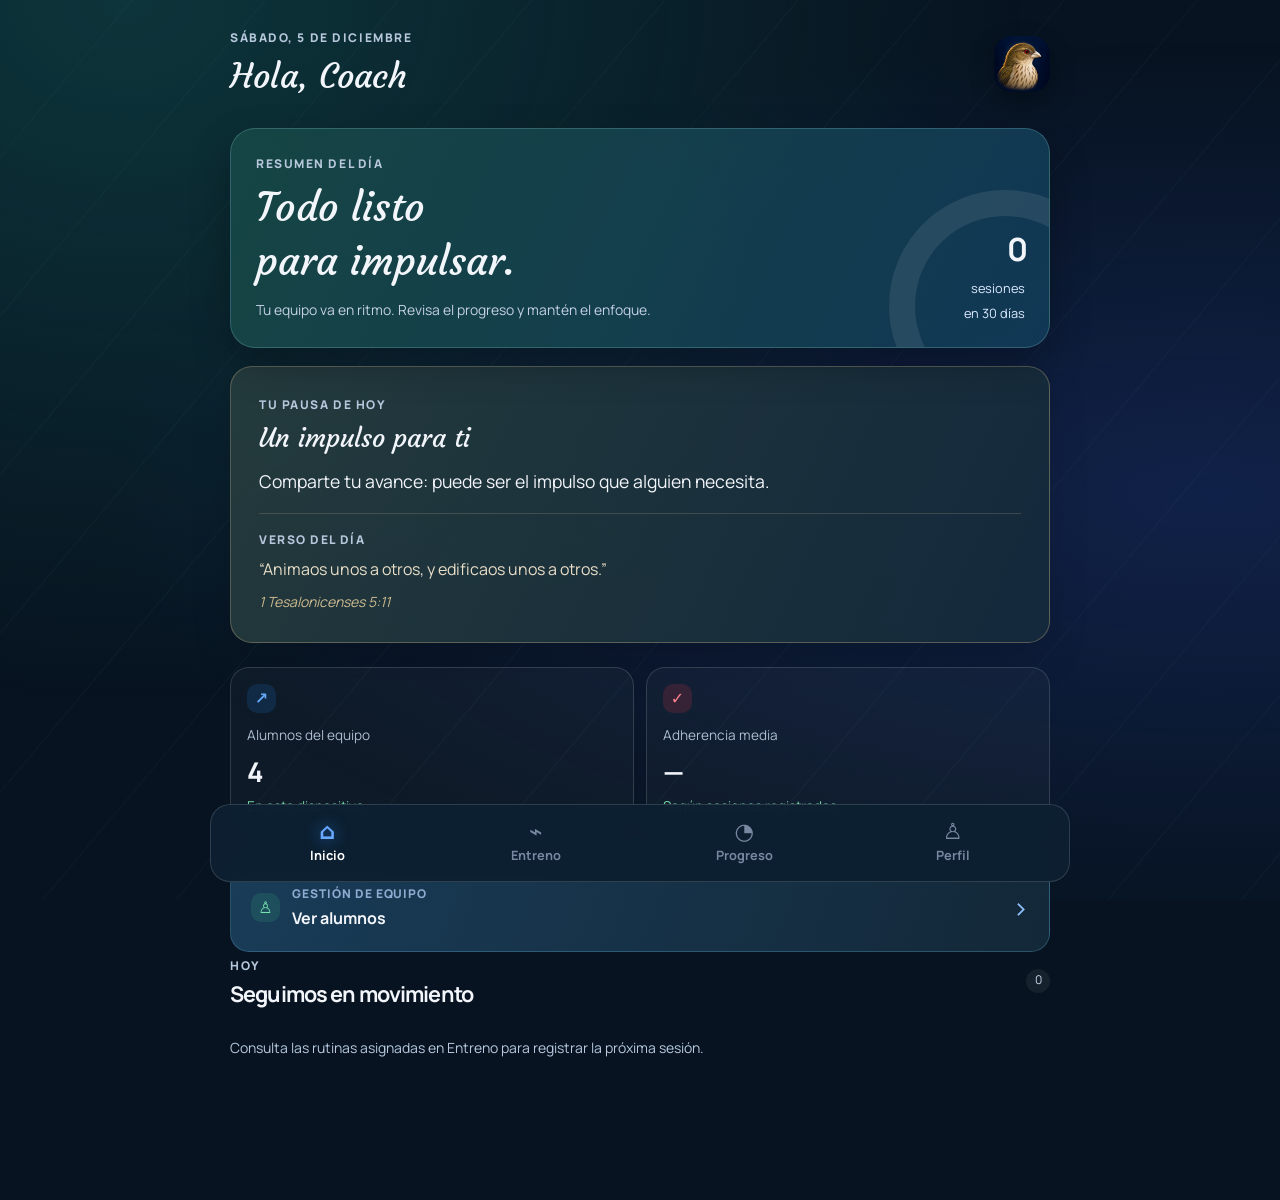
<file: index.html>
<!doctype html>
<html lang="es">
  <head>
    <meta charset="UTF-8" />
    <meta name="viewport" content="width=device-width, initial-scale=1.0, viewport-fit=cover" />
    <meta name="theme-color" content="#071326" />
    <meta name="description" content="Seguimiento de entrenamiento para alumnos de Dulus Gym Track." />
    <link rel="icon" href="icons/dulus-192.png" type="image/png" />
    <link rel="manifest" href="manifest.webmanifest" />
    <link rel="apple-touch-icon" href="icons/dulus-192.png" />
    <link rel="stylesheet" href="styles.css" />
    <link rel="stylesheet" href="library.css" />
    <link rel="stylesheet" href="workouts.css" />
    <link rel="stylesheet" href="experience.css" />
    <title>Dulus Gym Track</title>
  </head>
  <body>
    <main class="app-shell">
      <header class="topbar">
        <div>
          <p class="eyebrow" id="page-kicker">DOMINGO, 7 DE SEPTIEMBRE</p>
          <h1 id="page-title">Hola, Coach</h1>
        </div>
        <div class="brand-mark" aria-label="Dulus Gym Track"><img src="icons/dulus-192.png" alt="Dulus dominicus, símbolo de Dulus Gym Track"></div>
      </header>

      <section id="screen-home" class="screen active" aria-labelledby="page-title">
        <article class="hero-card">
          <div class="hero-copy">
            <p class="label">RESUMEN DEL DÍA</p>
            <h2>Todo listo<br />para impulsar.</h2>
            <p>Tu equipo va en ritmo. Revisa el progreso y mantén el enfoque.</p>
          </div>
          <div class="hero-stat"><strong>12</strong><span>sesiones<br />esta semana</span></div>
        </article>

        <section class="metric-grid" aria-label="Métricas de alumnos">
          <article class="metric-card"><span class="metric-icon blue">↗</span><p>Alumnos activos</p><strong>24</strong><small>+3 este mes</small></article>
          <article class="metric-card"><span class="metric-icon red">✓</span><p>Adherencia media</p><strong>86<span>%</span></strong><small>+4% esta semana</small></article>
        </section>

        <button class="students-cta" id="open-students" type="button"><span class="metric-icon green">♙</span><span><small>GESTIÓN DE EQUIPO</small><strong>Ver alumnos</strong></span><span class="cta-arrow">›</span></button>

        <section class="section-block">
          <div class="section-heading"><div><p class="label">HOY</p><h2>Próximas sesiones</h2></div><span class="count">3</span></div>
          <div id="sessions-list" class="session-list"></div>
        </section>
      </section>

      <section id="screen-workout" class="screen" aria-labelledby="workout-heading">
        <div class="screen-intro"><p class="label">PROGRAMACIÓN</p><h2 id="workout-heading">Entrenamientos</h2><p>Rutinas activas de tu equipo para esta semana.</p></div>
        <button class="library-cta" id="open-exercise-library" type="button"><span class="metric-icon blue">⌘</span><span><small>BIBLIOTECA DE EJERCICIOS</small><strong>Explorar ejercicios</strong></span><span class="cta-arrow">›</span></button>
        <div id="workout-list" class="program-list"></div>
      </section>

      <section id="screen-progress" class="screen" aria-labelledby="progress-heading">
        <div class="screen-intro"><p class="label">SEGUIMIENTO</p><h2 id="progress-heading">Progreso del equipo</h2><p>Una vista rápida de los hitos más recientes.</p></div>
        <article class="progress-overview"><div><p>Constancia semanal</p><strong>86%</strong></div><div class="ring"><span>+4%</span></div></article>
        <div id="progress-list" class="progress-list"></div>
      </section>

      <section id="screen-profile" class="screen" aria-labelledby="profile-heading">
        <a class="library-cta" href="account.html"><span class="metric-icon green">+</span><span><small>CUENTA Y EQUIPO</small><strong>Crear cuenta o iniciar sesión</strong></span><span class="cta-arrow">›</span></a>
        <div class="profile-card"><div class="avatar large">AR</div><div><p class="label">ENTRENADOR</p><h2 id="profile-heading">Andrés Rodríguez</h2><p>Dulus Performance Coach</p></div></div>
        <section class="profile-stats" aria-label="Estadísticas del entrenador"><div><strong>24</strong><span>Alumnos</span></div><div><strong>3</strong><span>Planes activos</span></div><div><strong>4.9</strong><span>Valoración</span></div></section>
        <article class="profile-note"><span class="metric-icon green">✦</span><div><h3>Tu equipo está creciendo</h3><p>Has sumado 3 nuevos alumnos este mes.</p></div></article>
      </section>

      <section id="screen-students" class="screen" aria-labelledby="students-heading">
        <div class="view-toolbar"><button class="back-button" type="button" data-back="home" aria-label="Volver al inicio">‹</button><div><p class="label">GESTIÓN DE EQUIPO</p><h2 id="students-heading">Alumnos</h2></div><button class="add-student" id="open-student-form" type="button">+ Nuevo</button></div>
        <p class="students-subtitle">Controla los objetivos y la información esencial de tu equipo.</p><div id="students-list" class="students-list"></div>
      </section>

      <section id="screen-student-detail" class="screen" aria-labelledby="student-detail-name">
        <div class="view-toolbar"><button class="back-button" type="button" data-back="students" aria-label="Volver a alumnos">‹</button><p class="label">FICHA DE ALUMNO</p></div><div id="student-detail"></div>
      </section>

      <section id="screen-library" class="screen" aria-labelledby="library-heading">
        <div class="view-toolbar"><button class="back-button" type="button" data-back="workout" aria-label="Volver a entrenamientos">‹</button><div><p class="label">RECURSOS DE ENTRENAMIENTO</p><h2 id="library-heading">Biblioteca</h2></div></div>
        <p class="students-subtitle">Explora el catálogo completo y elige ejercicios para tus alumnos. Filtra por músculo, equipamiento o carga.</p>
        <div class="library-filters" aria-label="Filtros de ejercicios">
          <label class="library-search"><span class="sr-only">Buscar ejercicio</span><input id="exercise-search" type="search" placeholder="Buscar por nombre" autocomplete="off" /></label>
          <div class="library-selects"><label>Grupo muscular<select id="exercise-muscle-filter"><option value="">Todos los grupos</option></select></label><label>Con pesas<select id="exercise-load-filter"><option value="">Todos</option><option value="true">Con pesas</option><option value="false">Sin pesas</option><option value="null">Carga sin especificar</option></select></label></div>
          <div class="equipment-chips" id="equipment-filters" aria-label="Filtrar por equipamiento"></div>
        </div>
        <p class="library-count" id="exercise-count" aria-live="polite"></p>
        <div id="exercise-list" class="exercise-list"></div>
      </section>

      <section id="screen-library-detail" class="screen" aria-labelledby="exercise-detail-title">
        <div class="view-toolbar"><button class="back-button" type="button" data-back="library" aria-label="Volver a la biblioteca">‹</button><p class="label">BIBLIOTECA DE EJERCICIOS</p></div><div id="exercise-detail"></div>
      </section>
    </main>

    <div class="modal" id="student-modal" aria-hidden="true" role="dialog" aria-modal="true" aria-labelledby="student-form-title">
      <div class="modal-panel"><div class="modal-heading"><div><p class="label">NUEVO REGISTRO</p><h2 id="student-form-title">Agregar alumno</h2></div><button class="close-button" id="close-student-form" type="button" aria-label="Cerrar formulario">×</button></div>
        <form id="student-form"><label>Nombre completo<input id="student-name" name="name" type="text" placeholder="Ej. Andrea Castillo" required /></label><label class="photo-picker" for="student-photo"><span class="photo-preview" id="photo-preview"><span>+</span></span><span class="photo-label">Foto de perfil<small>Opcional · JPG, PNG o WebP</small></span><input id="student-photo" name="photo-file" type="file" accept="image/jpeg,image/png,image/webp" /></label><div class="form-grid"><label>Edad<input name="age" type="number" min="12" max="100" placeholder="26" required /></label><label>Peso<div class="unit-field"><input id="weight-input" name="weight" type="number" min="25" max="700" step="0.1" placeholder="68" required /><select id="weight-unit" name="weightUnit" aria-label="Unidad de peso"><option value="kg">kg</option><option value="lb">lb</option></select></div><small class="conversion-readout" id="weight-conversion" aria-live="polite">Equivalente: —</small></label></div><label>Unidad de estatura<select id="height-unit" name="heightUnit"><option value="cm">Centímetros (cm)</option><option value="ft-in">Pies / pulgadas (ft/in)</option></select></label><div id="height-cm-group"><label>Estatura (cm)<input id="height-cm" name="heightCm" type="number" min="100" max="250" placeholder="168" required /><small class="conversion-readout" id="height-conversion" aria-live="polite">Equivalente: —</small></label></div><div id="height-imperial-group" class="form-grid" hidden><label>Pies (ft)<input id="height-ft" name="heightFt" type="number" min="3" max="8" placeholder="5" disabled /></label><label>Pulgadas (in)<input id="height-in" name="heightIn" type="number" min="0" max="11" step="0.1" placeholder="6" disabled /></label><small class="conversion-readout imperial-conversion" id="height-conversion-imperial" aria-live="polite">Equivalente: —</small></div><label>Objetivo<select name="goal" required><option value="">Selecciona un objetivo</option><option>Ganar masa muscular</option><option>Perder grasa</option><option>Mejorar fuerza</option><option>Mejorar movilidad</option></select></label><button class="submit-student" type="submit">Guardar alumno</button></form>
      </div>
    </div>

    <div class="modal" id="measurement-modal" aria-hidden="true" role="dialog" aria-modal="true" aria-labelledby="measurement-form-title">
      <div class="modal-panel measurement-panel"><div class="modal-heading"><div><p class="label">SEGUIMIENTO FÍSICO</p><h2 id="measurement-form-title">Añadir medición</h2></div><button class="close-button" id="close-measurement-form" type="button" aria-label="Cerrar formulario">×</button></div>
        <form id="measurement-form"><section class="measurement-group"><p class="label">INFORMACIÓN GENERAL</p><label>Fecha de medición<input id="measurement-date" name="date" type="date" required /></label><label>Peso corporal<div class="unit-field"><input id="measurement-weight" name="weight" type="number" min="20" max="700" step="0.1" placeholder="80" required /><select id="measurement-weight-unit" name="weightUnit" aria-label="Unidad de peso"><option value="kg">kg</option><option value="lb">lb</option></select></div><small class="conversion-readout" id="measurement-weight-conversion" aria-live="polite">Equivalente: —</small></label></section>
          <section class="measurement-group"><p class="label">TREN SUPERIOR</p><div class="measurement-fields"><label>Cuello<input name="neck" data-measure-input type="number" min="1" step="0.1" required /><small data-measure-readout></small></label><label>Hombros<input name="shoulders" data-measure-input type="number" min="1" step="0.1" required /><small data-measure-readout></small></label><label>Pecho / Tórax<input name="chest" data-measure-input type="number" min="1" step="0.1" required /><small data-measure-readout></small></label><label>Brazo izquierdo<input name="leftArm" data-measure-input type="number" min="1" step="0.1" required /><small data-measure-readout></small></label><label>Brazo derecho<input name="rightArm" data-measure-input type="number" min="1" step="0.1" required /><small data-measure-readout></small></label><label>Antebrazo izquierdo<input name="leftForearm" data-measure-input type="number" min="1" step="0.1" required /><small data-measure-readout></small></label><label>Antebrazo derecho<input name="rightForearm" data-measure-input type="number" min="1" step="0.1" required /><small data-measure-readout></small></label></div></section>
          <section class="measurement-group"><p class="label">ZONA MEDIA</p><div class="measurement-fields"><label>Cintura<input name="waist" data-measure-input type="number" min="1" step="0.1" required /><small data-measure-readout></small></label><label>Abdomen<input name="abdomen" data-measure-input type="number" min="1" step="0.1" required /><small data-measure-readout></small></label><label>Cadera<input name="hips" data-measure-input type="number" min="1" step="0.1" required /><small data-measure-readout></small></label><label>Glúteos<input name="glutes" data-measure-input type="number" min="1" step="0.1" required /><small data-measure-readout></small></label></div></section>
          <section class="measurement-group"><p class="label">TREN INFERIOR</p><div class="measurement-fields"><label>Muslo izquierdo<input name="leftThigh" data-measure-input type="number" min="1" step="0.1" required /><small data-measure-readout></small></label><label>Muslo derecho<input name="rightThigh" data-measure-input type="number" min="1" step="0.1" required /><small data-measure-readout></small></label><label>Pantorrilla izquierda<input name="leftCalf" data-measure-input type="number" min="1" step="0.1" required /><small data-measure-readout></small></label><label>Pantorrilla derecha<input name="rightCalf" data-measure-input type="number" min="1" step="0.1" required /><small data-measure-readout></small></label></div></section>
          <label>Unidad de perímetros<select id="measurement-perimeter-unit" name="perimeterUnit"><option value="cm">Centímetros (cm)</option><option value="in">Pulgadas (in)</option></select></label><div class="measurement-actions"><button class="secondary-action" id="cancel-measurement" type="button">Cancelar</button><button class="submit-student" type="submit">Guardar medición</button></div></form>
      </div>
    </div>

    <div class="modal" id="progress-photo-modal" aria-hidden="true" role="dialog" aria-modal="true" aria-labelledby="progress-photo-form-title">
      <div class="modal-panel photo-session-panel"><div class="modal-heading"><div><p class="label">REGISTRO VISUAL</p><h2 id="progress-photo-form-title">Añadir fotos</h2></div><button class="close-button" id="close-progress-photo-form" type="button" aria-label="Cerrar formulario">×</button></div>
        <form id="progress-photo-form"><label>Fecha de la sesión<input id="progress-photo-date" name="date" type="date" required /></label><p class="photo-form-help">Añade una, dos o las tres posiciones. Las fotos se guardan en esta sesión.</p><div class="progress-upload-grid"><label class="progress-upload" for="progress-front"><span class="progress-preview" id="preview-front">+</span><span>Frontal<small>Seleccionar foto</small></span><input id="progress-front" name="front" type="file" accept="image/jpeg,image/png,image/webp" /></label><label class="progress-upload" for="progress-side"><span class="progress-preview" id="preview-side">+</span><span>Lateral<small>Seleccionar foto</small></span><input id="progress-side" name="side" type="file" accept="image/jpeg,image/png,image/webp" /></label><label class="progress-upload" for="progress-back"><span class="progress-preview" id="preview-back">+</span><span>Espalda<small>Seleccionar foto</small></span><input id="progress-back" name="back" type="file" accept="image/jpeg,image/png,image/webp" /></label></div><div class="measurement-actions"><button class="secondary-action" id="cancel-progress-photo" type="button">Cancelar</button><button class="submit-student" type="submit">Guardar fotos</button></div></form>
      </div>
    </div>

    <div class="photo-lightbox" id="photo-lightbox" aria-hidden="true" role="dialog" aria-modal="true" aria-label="Foto de progreso ampliada"><button class="close-button" id="close-photo-lightbox" type="button" aria-label="Cerrar foto">×</button><img id="lightbox-image" alt="Foto de progreso ampliada" /></div>

    <nav class="bottom-nav" aria-label="Navegación principal">
      <button class="nav-item active" type="button" data-screen="home" aria-current="page"><span class="nav-icon">⌂</span><span>Inicio</span></button>
      <button class="nav-item" type="button" data-screen="workout"><span class="nav-icon">⌁</span><span>Entreno</span></button>
      <button class="nav-item" type="button" data-screen="progress"><span class="nav-icon">◔</span><span>Progreso</span></button>
      <button class="nav-item" type="button" data-screen="profile"><span class="nav-icon">♙</span><span>Perfil</span></button>
    </nav>
    <script src="storage.js"></script>
    <script src="exercises.js"></script>
    <script src="exercise-media.js"></script>
    <script src="exercise-catalog-data.js"></script>
    <script src="catalog.js"></script>
    <script src="app.js"></script>
    <script src="library.js"></script>
    <script src="workouts.js"></script>
    <script src="community.js"></script>
    <script src="experience.js"></script>
    <script src="pwa.js"></script>
  </body>
</html>
</file>
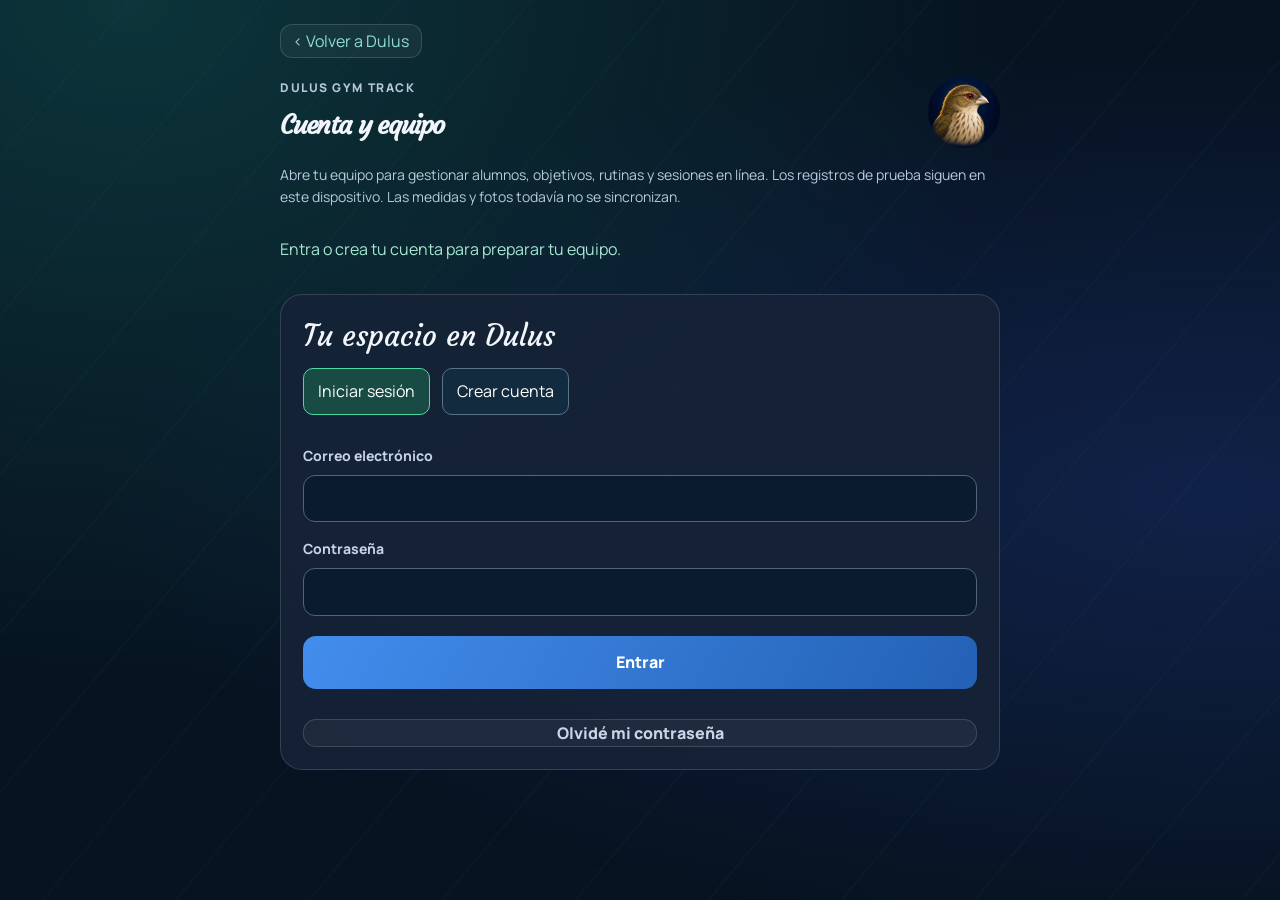
<file: account.html>
<!doctype html>
<html lang="es"><head><meta charset="UTF-8"><meta name="viewport" content="width=device-width,initial-scale=1"><meta name="theme-color" content="#071326"><link rel="manifest" href="manifest.webmanifest"><title>Cuenta y equipo · Dulus Gym Track</title><link rel="icon" href="icons/dulus-192.png"><link rel="stylesheet" href="styles.css"><link rel="stylesheet" href="experience.css"><link rel="stylesheet" href="account.css"></head>
<body><main class="account-shell"><a class="back-button" href="./">‹ Volver a Dulus</a><header class="topbar"><div><p class="eyebrow">DULUS GYM TRACK</p><h1>Cuenta y equipo</h1></div><img class="account-bird" src="icons/dulus-192.png" alt="Dulus dominicus"></header>
<p class="local-note">Abre tu equipo para gestionar alumnos, objetivos, rutinas y sesiones en línea. Los registros de prueba siguen en este dispositivo. Las medidas y fotos todavía no se sincronizan.</p>
<p id="account-status" role="status" aria-live="polite">Comprobando tu sesión…</p>
<section id="auth-panel" class="dulus-settings-card" hidden><h2>Tu espacio en Dulus</h2><div class="account-actions"><button type="button" id="mode-login" aria-pressed="true">Iniciar sesión</button><button type="button" id="mode-register" aria-pressed="false">Crear cuenta</button></div>
<form id="auth-form"><label id="signup-name" hidden>Tu nombre<input id="auth-name" autocomplete="name" maxlength="100"></label><label>Correo electrónico<input id="auth-email" type="email" autocomplete="email" required maxlength="254"></label><label>Contraseña<input id="auth-password" type="password" autocomplete="current-password" required></label><button class="submit-student" id="auth-submit">Entrar</button></form><button type="button" id="forgot-password" class="secondary-action">Olvidé mi contraseña</button><p id="signup-help" hidden>Usa al menos 10 caracteres. Recibirás un correo para confirmar tu cuenta.</p></section>
<section id="recovery-panel" class="dulus-settings-card" hidden><h2>Elige una contraseña nueva</h2><form id="recovery-form"><label>Nueva contraseña<input id="new-password" type="password" autocomplete="new-password" minlength="10" required></label><button class="submit-student">Guardar contraseña</button></form></section>
<section id="member-panel" hidden><article class="dulus-settings-card"><h2 id="account-name">Mi cuenta</h2><p id="account-email"></p><form id="profile-form"><label>Nombre visible<input id="profile-name" maxlength="100" required autocomplete="name"></label><button class="submit-student">Guardar nombre</button></form><button id="sign-out" class="secondary-action" type="button">Cerrar sesión</button></article>
<article class="dulus-settings-card"><h2>Mis equipos</h2><div id="account-teams"></div><p id="invitation-result" role="status"></p><p>Las invitaciones son para un solo alumno y duran 7 días. Compártelas únicamente con la persona que quieres vincular.</p></article>
<article id="solo-training-card" class="dulus-settings-card solo-training-card" hidden><h2>Entrenar por mi cuenta</h2><p>Crea tus propias rutinas, registra sesiones y conserva tu progreso. Si más adelante aceptas un coach, tu historial seguirá contigo.</p><a class="submit-student solo-training-link" href="team.html?solo=1">Abrir mi entrenamiento</a></article>
<article class="dulus-settings-card"><h2>Soy coach</h2><p>Crea tu equipo para acompañar a tus alumnos.</p><form id="team-form"><label>Nombre del equipo<input id="team-name" maxlength="100" required placeholder="Ej. Dulus Gym"></label><button class="submit-student">Crear mi equipo</button></form></article>
<article class="dulus-settings-card"><h2>Soy alumno</h2><p>Pide a tu coach un código de invitación.</p><form id="join-form"><label>Código de invitación<input id="invite-code" required autocomplete="off" spellcheck="false"></label><button class="submit-student" id="join-submit">Revisar invitación</button></form><div id="invite-preview" class="invite-preview" hidden></div></article></section>
</main><script src="assets/vendor/supabase-2.116.0.js"></script><script src="account.js"></script><script src="pwa.js"></script></body></html>
</file>
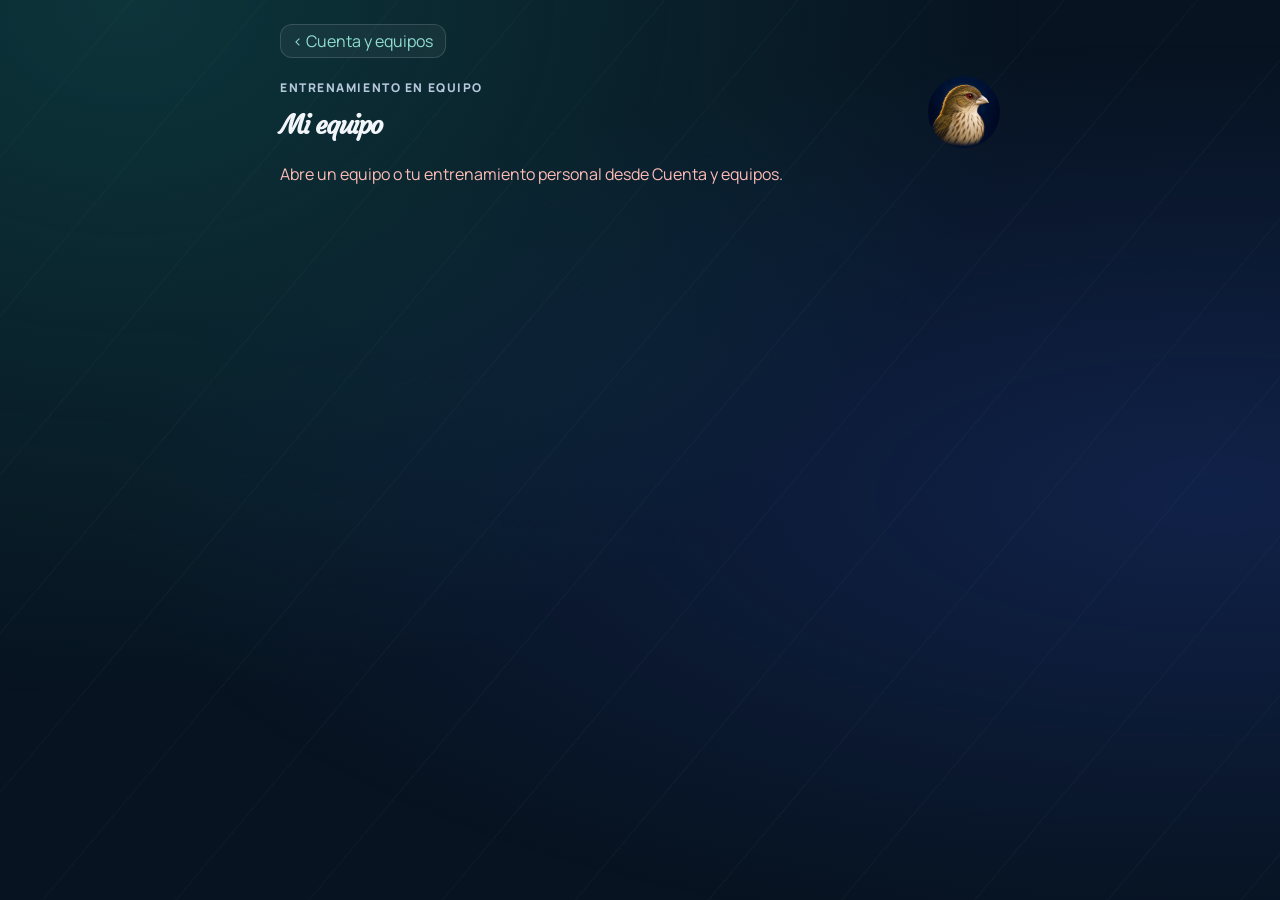
<file: team.html>
<!doctype html><html lang="es"><head><meta charset="UTF-8"><meta name="viewport" content="width=device-width,initial-scale=1"><meta name="theme-color" content="#071326"><link rel="manifest" href="manifest.webmanifest"><title>Mi equipo · Dulus Gym Track</title><link rel="icon" href="icons/dulus-192.png"><link rel="stylesheet" href="styles.css"><link rel="stylesheet" href="experience.css"><link rel="stylesheet" href="account.css"><link rel="stylesheet" href="team.css"><link rel="stylesheet" href="team-training.css"><link rel="stylesheet" href="team-bridge.css"></head><body><main class="account-shell"><a class="back-button" href="account.html">‹ Cuenta y equipos</a><header class="topbar"><div><p class="eyebrow">ENTRENAMIENTO EN EQUIPO</p><h1 id="team-title">Mi equipo</h1></div><img class="account-bird" src="icons/dulus-192.png" alt="Dulus dominicus"></header><p id="team-status" role="status">Conectando…</p><section id="team-content" hidden><div class="account-actions"><button id="refresh-team">Actualizar</button><button id="invite-student" hidden>Invitar alumno</button></div><p id="invite-result" role="status"></p><p class="local-note">Tus rutinas, sesiones y comentarios se comparten con tu coach. Entrena a tu ritmo y registra cómo te sientes.</p><section class="dulus-settings-card"><h2 id="students-title">Alumnos</h2><div id="team-students"></div></section><section id="student-panel" class="dulus-settings-card" hidden><h2 id="student-title"></h2><p id="student-goals"></p><div id="student-initial-assessment"></div><form id="goals-form" hidden><label>Objetivos, uno por línea<textarea id="goals-input" rows="3" maxlength="2000"></textarea></label><button class="submit-student">Guardar objetivos</button></form><div id="student-plans"></div><div id="student-measurements"></div><div id="student-body-assessment"></div><div id="student-body-goals"></div><div id="student-performance-goals"></div><div id="student-coach-decisions"></div><button id="new-plan" hidden>Crear rutina</button></section>
<section id="plan-panel" class="dulus-settings-card" hidden><h2>Crear rutina</h2><form id="plan-form"><label>Nombre<input id="plan-name" maxlength="120" required></label><label>Comenzar el<input id="plan-start" type="date" required></label><fieldset id="plan-days"><legend>Días de entrenamiento</legend></fieldset><label>Buscar ejercicio<input id="plan-search" type="search" placeholder="Nombre, músculo o equipamiento"></label><p id="picker-count"></p><div id="plan-picker"></div><h3>Ejercicios elegidos</h3><div id="plan-selected"></div><button class="submit-student">Guardar rutina</button><button type="button" id="cancel-plan">Cancelar</button></form></section>
<section id="session-panel" class="dulus-settings-card" hidden><h2 id="session-title">Registrar sesión</h2><form id="session-form"><label>Fecha<input id="session-date" type="date" required></label><div id="session-exercises"></div><p>Si ya existe una sesión para esta fecha, se actualizará con lo que marques.</p><button class="submit-student">Guardar sesión</button><button type="button" id="cancel-session">Cancelar</button></form></section></section></main><script src="assets/vendor/supabase-2.116.0.js"></script><script src="exercises.js"></script><script src="exercise-media.js"></script><script src="exercise-catalog-data.js"></script><script src="catalog.js"></script><script src="progress-analytics.js"></script><script src="load-progression.js"></script><script src="coach-action-center.js"></script><script src="coach-agenda.js"></script><script src="goal-tracking-profile.js"></script><script src="data-quality.js"></script><script src="tracking-schedule.js"></script><script src="cycle-review.js"></script><script src="coach-decisions.js"></script><script src="team-measurements.js"></script><script src="body-assessment.js"></script><script src="body-goals.js"></script><script src="initial-assessment.js"></script><script src="objective-summary.js"></script><script src="performance-goals.js"></script><script src="student-guidance.js"></script><script src="team-bridge.js"></script><script src="team-training.js"></script><script src="team.js"></script><script src="pwa.js"></script></body></html>
</file>
<file: styles.css>
:root { --navy:#071326; --surface:#101f38; --surface-2:#162947; --line:rgba(255,255,255,.09); --text:#f8fafc; --muted:#9eabc0; --blue:#2475d5; --red:#dc3545; --green:#40b980; --white:#fff; }
.avatar.photo-avatar{padding:0;overflow:hidden;background:#132945}.avatar.photo-avatar img{width:100%;height:100%;object-fit:cover}.photo-picker{display:flex!important;align-items:center;gap:13px;padding:12px;border:1px dashed #ffffff24;border-radius:15px;background:#ffffff05;cursor:pointer}.photo-picker:hover{border-color:#4c91e9;background:#ffffff08}.photo-picker>input{display:none}.photo-preview{display:grid;place-items:center;flex:none;width:54px;height:54px;overflow:hidden;border-radius:16px;background:#173561;color:#8fc2ff;font-size:1.35rem;font-weight:400}.photo-preview img{width:100%;height:100%;object-fit:cover}.photo-label{display:grid;gap:3px;flex:1;color:#dce8f8;font-size:.72rem;font-weight:750}.photo-label small{color:var(--muted);font-size:.64rem;font-weight:500}
.unit-field{display:flex;gap:8px}.unit-field input{min-width:0;flex:1}.unit-field select{width:72px;flex:none;padding-inline:7px}
.conversion-readout{display:block;color:#7fa3d3;font-size:.64rem;font-weight:600;line-height:1.25}.imperial-conversion{grid-column:1/-1;margin-top:-5px}
.measures-section{margin-top:18px}.measures-heading{display:flex;align-items:center;justify-content:space-between;gap:12px;margin-bottom:12px}.measures-heading h3{margin:0;font-size:1rem}.add-measurement{border:0;border-radius:11px;background:#2475d524;color:#91c2ff;padding:9px 10px;font-size:.68rem;font-weight:800;cursor:pointer}.measurement-empty,.measurement-history,.comparison-card{border:1px solid var(--line);border-radius:18px;background:#ffffff08}.measurement-empty{padding:18px;color:var(--muted);font-size:.78rem;line-height:1.45}.comparison-card{overflow:hidden;margin-bottom:12px}.comparison-title{padding:14px 15px 9px;color:#b7c9e4;font-size:.73rem;font-weight:800}.comparison-row{display:grid;grid-template-columns:1.1fr 1fr 1fr .8fr;gap:6px;align-items:center;padding:10px 14px;border-top:1px solid var(--line);font-size:.68rem}.comparison-row span{color:var(--muted)}.comparison-row strong{font-size:.7rem}.change.up{color:#7de1ad}.change.down{color:#ff8490}.change.flat{color:#9eabc0}.measurement-history{display:grid;overflow:hidden}.history-item{display:flex;align-items:center;gap:10px;padding:13px 14px;border-bottom:1px solid var(--line)}.history-item:last-child{border-bottom:0}.history-dot{width:9px;height:9px;border-radius:50%;background:var(--blue);box-shadow:0 0 0 4px #2475d524}.history-item strong{display:block;font-size:.79rem}.history-item p{margin:3px 0 0;color:var(--muted);font-size:.68rem}.measurement-group{display:grid;gap:11px;padding:14px;border:1px solid var(--line);border-radius:17px;background:#ffffff05}.measurement-group .label{margin:0}.measurement-fields{display:grid;grid-template-columns:1fr 1fr;gap:11px}.measurement-fields label{min-width:0}.measurement-fields small{min-height:.8rem;color:#7fa3d3;font-size:.6rem;font-weight:600}.measurement-panel form{padding-bottom:10px}.measurement-actions{position:sticky;bottom:0;z-index:2;display:grid;grid-template-columns:1fr 1.35fr;gap:9px;padding-top:10px;background:#102039}.measurement-actions .submit-student{margin:0}.secondary-action{border:1px solid var(--line);border-radius:13px;background:#ffffff0b;color:#c9d6e8;font-weight:800;cursor:pointer}@media (max-width:360px){.measurement-fields{grid-template-columns:1fr}.comparison-row{grid-template-columns:1.05fr 1fr 1fr .8fr;padding-inline:9px;font-size:.61rem}}
.photos-section{margin-top:18px}.photos-section .measures-heading{margin-bottom:12px}.photo-empty{padding:18px;border:1px solid var(--line);border-radius:18px;background:#ffffff08;color:var(--muted);font-size:.78rem;line-height:1.45}.photo-sessions{display:grid;gap:12px}.photo-session{padding:14px;border:1px solid var(--line);border-radius:18px;background:#ffffff08}.photo-session-title{margin:0 0 10px;color:#c7d8f0;font-size:.74rem;font-weight:800}.progress-thumbnails{display:grid;grid-template-columns:repeat(3,1fr);gap:8px}.progress-thumb{position:relative;aspect-ratio:3/4;overflow:hidden;border:1px solid var(--line);border-radius:12px;background:linear-gradient(145deg,#183354,#0d192d);color:#7f9bc0;cursor:pointer}.progress-thumb img{width:100%;height:100%;object-fit:cover}.progress-thumb span{position:absolute;bottom:0;left:0;right:0;padding:6px;background:#061224b9;color:#d8e7fa;font-size:.59rem;font-weight:700;text-align:center}.progress-placeholder{display:grid;place-items:center;height:100%;font-size:.62rem;color:#6881a3}.photo-form-help{margin:0;color:var(--muted);font-size:.73rem;line-height:1.4}.progress-upload-grid{display:grid;grid-template-columns:repeat(3,1fr);gap:9px}.progress-upload{display:grid!important;gap:7px;color:#c8d8ed!important;font-size:.69rem!important;text-align:center;cursor:pointer}.progress-upload input{display:none}.progress-preview{display:grid;place-items:center;aspect-ratio:3/4;overflow:hidden;border:1px dashed #ffffff2e;border-radius:13px;background:#122945;color:#8fc2ff;font-size:1.3rem}.progress-preview img{width:100%;height:100%;object-fit:cover}.progress-upload small{color:var(--muted);font-size:.59rem;font-weight:500}.photo-comparison{padding:14px;border:1px solid var(--line);border-radius:18px;background:#ffffff08;margin-bottom:12px}.photo-comparison h4{margin:0 0 11px;font-size:.82rem}.comparison-controls{display:grid;grid-template-columns:1fr 1fr;gap:8px;margin-bottom:10px}.comparison-controls select{font-size:.69rem;padding:9px}.photo-compare-result{display:grid;grid-template-columns:1fr 1fr;gap:8px}.compare-photo{position:relative;aspect-ratio:3/4;overflow:hidden;border-radius:12px;background:#0b182b}.compare-photo img{width:100%;height:100%;object-fit:cover}.compare-photo span{position:absolute;left:0;right:0;bottom:0;padding:7px;background:#061224c9;font-size:.62rem;font-weight:700}.photo-lightbox{position:fixed;z-index:20;inset:0;display:none;place-items:center;padding:24px;background:#020914ed}.photo-lightbox.open{display:grid}.photo-lightbox img{max-width:100%;max-height:88dvh;object-fit:contain;border-radius:15px}.photo-lightbox .close-button{position:absolute;top:20px;right:20px;z-index:1}.photo-session-panel form{padding-bottom:10px}@media (max-width:360px){.progress-upload-grid{gap:6px}.progress-upload{font-size:.61rem!important}}
.modal-panel{display:flex;max-height:min(90vh,calc(100dvh - 32px));flex-direction:column;overflow:hidden}.modal-panel form{min-height:0;overflow-y:auto;overscroll-behavior:contain;padding-right:2px;padding-bottom:2px}.modal-panel .submit-student{position:sticky;bottom:0;z-index:1;box-shadow:0 -10px 20px #102039;background:linear-gradient(120deg,var(--blue),#2361b5)}
.students-cta{width:100%;display:flex;align-items:center;gap:12px;border:1px solid #4779b85e;border-radius:19px;background:linear-gradient(105deg,#123664,#142846);padding:15px 16px;color:var(--text);text-align:left;cursor:pointer}.students-cta span:nth-child(2){display:grid;gap:2px;flex:1}.students-cta small{color:#90abd1;font-size:.62rem;font-weight:800;letter-spacing:.08em}.students-cta strong{font-size:.96rem}.cta-arrow{font-size:1.7rem;color:#8fc2ff}.view-toolbar{display:flex;align-items:center;gap:12px;margin-bottom:12px}.view-toolbar>div{flex:1}.view-toolbar .label{margin-bottom:4px}.back-button,.close-button{display:grid;place-items:center;border:1px solid var(--line);background:#ffffff0c;color:var(--text);cursor:pointer}.back-button{width:38px;height:38px;border-radius:12px;font-size:1.85rem;line-height:1;padding-bottom:4px}.add-student{border:0;border-radius:11px;background:var(--blue);color:white;padding:10px 12px;font-size:.72rem;font-weight:800;cursor:pointer;box-shadow:0 8px 18px #07132666}.students-subtitle{color:var(--muted);font-size:.82rem;line-height:1.45;margin:0 0 20px}.students-list{display:grid;gap:10px}.student-card{width:100%;display:flex;align-items:center;gap:13px;padding:14px;border:1px solid var(--line);border-radius:18px;background:#ffffff08;color:var(--text);text-align:left;cursor:pointer}.student-card:hover{background:#ffffff10}.student-card .student-info{min-width:0;flex:1}.student-card h3{margin:0 0 4px;font-size:.94rem}.student-card p{margin:0;overflow:hidden;color:var(--muted);font-size:.73rem;text-overflow:ellipsis;white-space:nowrap}.status{align-self:flex-start;border-radius:10px;background:#40b98020;color:#7ee5b1;padding:5px 7px;font-size:.58rem;font-weight:800;letter-spacing:.04em}.detail-hero{margin-top:9px;padding:24px;border:1px solid var(--line);border-radius:23px;background:linear-gradient(130deg,#17345d,#101f38)}.detail-top{display:flex;align-items:center;gap:15px}.detail-avatar{width:62px;height:62px;border-radius:19px;font-size:1rem}.detail-hero h2{font-size:1.35rem;margin:0 0 5px}.detail-hero p{margin:0;color:#bed0e9;font-size:.78rem}.detail-goal{margin:20px 0 0;padding:13px;border-radius:13px;background:#ffffff0d;color:#dce9fb;font-size:.8rem}.detail-goal strong{display:block;margin-top:4px;color:white;font-size:1rem}.detail-data{display:grid;grid-template-columns:repeat(3,1fr);gap:9px;margin-top:15px}.detail-data div{border:1px solid var(--line);border-radius:14px;padding:12px;text-align:center;background:#ffffff08}.detail-data strong{display:block;font-size:1rem}.detail-data span{display:block;color:var(--muted);font-size:.63rem;margin-top:4px}.modal{position:fixed;z-index:10;inset:0;display:grid;align-items:end;padding:16px;background:#020a17a8;opacity:0;pointer-events:none;transition:opacity .2s}.modal.open{opacity:1;pointer-events:auto}.modal-panel{width:min(100%,680px);margin:auto;background:#102039;border:1px solid var(--line);border-radius:24px;padding:22px;box-shadow:0 20px 50px #0008;transform:translateY(20px);transition:transform .2s}.modal.open .modal-panel{transform:translateY(0)}.modal-heading{display:flex;justify-content:space-between;align-items:flex-start;margin-bottom:20px}.close-button{width:33px;height:33px;border-radius:10px;font-size:1.4rem}form{display:grid;gap:14px}form label{display:grid;gap:7px;color:#c7d4e7;font-size:.72rem;font-weight:750}input,select{width:100%;border:1px solid var(--line);border-radius:11px;background:#09172b;color:var(--text);padding:12px;font:inherit;font-size:.88rem;outline:0}input:focus,select:focus{border-color:#4c91e9;box-shadow:0 0 0 3px #2475d529}.form-grid{display:grid;grid-template-columns:1fr 1fr;gap:12px}.submit-student{border:0;border-radius:13px;background:linear-gradient(120deg,var(--blue),#2361b5);color:white;padding:14px;font-weight:800;cursor:pointer;margin-top:4px}@media (min-width:681px){.modal{align-items:center}}@media (max-width:360px){.form-grid{grid-template-columns:1fr}.student-card{padding:12px}.status{font-size:.52rem}}
* { box-sizing:border-box; }
body { margin:0; background:radial-gradient(circle at 85% -5%,#193e75 0,transparent 28rem),var(--navy); color:var(--text); font-family:Inter,ui-sans-serif,system-ui,-apple-system,BlinkMacSystemFont,"Segoe UI",sans-serif; min-height:100vh; }
button { font:inherit; }
.app-shell { width:min(100%, 680px); margin:auto; padding:calc(24px + env(safe-area-inset-top)) 20px calc(104px + env(safe-area-inset-bottom)); }
.topbar,.section-heading,.profile-card,.progress-overview,.profile-note { display:flex; align-items:center; justify-content:space-between; gap:16px; }
.eyebrow,.label { margin:0 0 7px; color:#8fa4c3; font-size:.66rem; font-weight:800; letter-spacing:.13em; }
h1,h2,h3,p { margin-top:0; } h1 { font-size:1.65rem; margin-bottom:0; letter-spacing:-.045em; } h2 { font-size:1.35rem; line-height:1.1; letter-spacing:-.04em; margin-bottom:0; } h3 { font-size:1rem; margin-bottom:5px; }
.brand-mark { display:grid; place-items:center; width:43px; height:43px; border-radius:14px; background:linear-gradient(135deg,var(--blue),#0a4c9f); color:white; font-size:.75rem; font-weight:900; box-shadow:0 10px 24px #0004; }
.hero-card { position:relative; overflow:hidden; margin-top:28px; min-height:222px; padding:25px; border-radius:25px; background:linear-gradient(125deg,#1754a4 0%,#10356c 56%,#c72d40 150%); box-shadow:0 16px 38px #0004; }
.hero-card:after { content:""; position:absolute; width:180px; height:180px; border:26px solid #ffffff16; border-radius:50%; right:-72px; bottom:-75px; } .hero-copy { max-width:69%; } .hero-copy h2 { font-size:1.85rem; } .hero-copy > p:last-child,.screen-intro > p:last-child,.profile-card p,.profile-note p { color:#c4d1e5; font-size:.87rem; line-height:1.45; margin:12px 0 0; }
.hero-stat { position:absolute; right:24px; top:25px; text-align:right; z-index:1; } .hero-stat strong { display:block; font-size:2rem; letter-spacing:-.08em; } .hero-stat span { color:#dce9ff; font-size:.72rem; line-height:1.2; }
.metric-grid { display:grid; grid-template-columns:1fr 1fr; gap:12px; margin:15px 0 30px; }.metric-card,.program-card,.progress-row,.profile-note { border:1px solid var(--line); background:#ffffff08; border-radius:19px; }.metric-card { padding:16px; }.metric-icon { display:grid; place-items:center; width:29px;height:29px;border-radius:10px;font-weight:900; }.blue{background:#2475d52e;color:#64a5f6}.red{background:#dc35452e;color:#ff8490}.green{background:#40b98029;color:#76e2ae}.metric-card p{font-size:.72rem;color:var(--muted);margin:12px 0 4px}.metric-card strong{font-size:1.45rem;letter-spacing:-.06em}.metric-card strong span{font-size:.8rem}.metric-card small{display:block;color:#78dca9;font-size:.65rem;margin-top:3px}.section-block{margin-top:4px}.count{display:grid;place-items:center;width:24px;height:24px;border-radius:50%;background:#ffffff10;font-size:.75rem;color:#c8d6e9}.session-list,.program-list,.progress-list{display:grid;gap:10px;margin-top:16px}.session-card{display:flex;align-items:center;gap:13px;padding:12px 0;border-bottom:1px solid var(--line)}.session-card:last-child{border-bottom:0}.avatar{display:grid;place-items:center;flex:none;width:43px;height:43px;border-radius:14px;background:linear-gradient(135deg,#d54558,#8b2335);font-size:.76rem;font-weight:800}.avatar.alt{background:linear-gradient(135deg,#3c96dd,#2452a2)}.avatar.greenish{background:linear-gradient(135deg,#43b684,#176a58)}.session-info{flex:1}.session-info h3{margin:0 0 3px;font-size:.9rem}.session-info p{margin:0;color:var(--muted);font-size:.73rem}.time{color:#aecdff;font-size:.7rem;font-weight:700}.screen{display:none;padding-top:30px}.screen.active{display:block}.screen-intro{margin:0 0 24px}.program-card{padding:18px}.program-card header{display:flex;justify-content:space-between;gap:10px}.program-card h3{margin:0;font-size:1rem}.program-card p{color:var(--muted);font-size:.78rem;margin:6px 0 14px}.tag{border-radius:20px;padding:5px 8px;background:#2475d526;color:#8bc0ff;font-size:.62rem;font-weight:800}.program-meta{display:flex;gap:15px;color:#c1cde0;font-size:.72rem}.progress-overview{padding:21px;border-radius:22px;background:linear-gradient(135deg,#162d54,#111d36);border:1px solid var(--line)}.progress-overview p{color:var(--muted);font-size:.76rem;margin-bottom:5px}.progress-overview strong{font-size:2rem;letter-spacing:-.07em}.ring{display:grid;place-items:center;width:62px;height:62px;border-radius:50%;background:conic-gradient(var(--green) 0 86%,#ffffff15 86%);position:relative;font-size:.7rem;font-weight:bold}.ring:before{content:"";position:absolute;inset:6px;background:#142644;border-radius:50%}.ring span{z-index:1}.progress-row{display:flex;align-items:center;gap:13px;padding:14px}.progress-row .progress-info{flex:1}.progress-row h3{font-size:.88rem;margin:0 0 4px}.progress-row p{margin:0;color:var(--muted);font-size:.7rem}.progress-value{font-size:.84rem;color:#7be2ae;font-weight:800}.profile-card{margin-top:3px;padding:23px 0 28px;border-bottom:1px solid var(--line);justify-content:flex-start}.avatar.large{width:65px;height:65px;border-radius:20px;font-size:1rem}.profile-card h2{font-size:1.28rem}.profile-stats{display:grid;grid-template-columns:repeat(3,1fr);padding:24px 0;text-align:center}.profile-stats div+div{border-left:1px solid var(--line)}.profile-stats strong{display:block;font-size:1.15rem}.profile-stats span{display:block;color:var(--muted);font-size:.66rem;margin-top:5px}.profile-note{padding:16px;justify-content:flex-start}.bottom-nav{position:fixed;z-index:3;bottom:0;left:0;right:0;margin:auto;width:min(100%,680px);display:grid;grid-template-columns:repeat(4,1fr);padding:9px 12px calc(9px + env(safe-area-inset-bottom));background:#0b1930ed;backdrop-filter:blur(16px);border-top:1px solid var(--line)}.nav-item{border:0;background:transparent;color:#7888a1;display:grid;justify-items:center;gap:4px;padding:6px 2px;cursor:pointer;font-size:.66rem;font-weight:700}.nav-icon{font-size:1.25rem;line-height:1}.nav-item.active{color:white}.nav-item.active .nav-icon{color:#68a8ff;text-shadow:0 0 15px #2475d5}@media (min-width:681px){.bottom-nav{bottom:18px;border:1px solid var(--line);border-radius:20px}.app-shell{padding-bottom:125px}}@media (max-width:360px){.app-shell{padding-inline:15px}.hero-copy{max-width:64%}.metric-card{padding:13px}}

.relationship-note{margin:.65rem 0;padding:.75rem .9rem;border:1px solid #47616d;border-radius:12px;color:#bfd0d8;background:#0e2434;line-height:1.45}
.relationship-control{margin:14px 0 18px;padding:14px;border:1px solid #5e5960;border-radius:14px;background:#172536}
.relationship-control p{line-height:1.5}.relationship-control .eyebrow{margin-top:0}
.relationship-danger{border-color:#9c6f72!important;background:#352329!important;color:#ffd9dc!important}
.relationship-danger:hover,.relationship-danger:focus-visible{border-color:#d99da1!important}

.invite-preview{margin:14px 0;padding:14px;border:1px solid #55847a;border-radius:14px;background:#102f35;color:#d3e8e1}.invite-preview h3{margin:.1rem 0 .6rem}.invite-preview p{line-height:1.5}.invite-preview small{display:block;color:#afd0c6;margin-top:.5rem}
.pending-invitations{margin-top:12px;border-top:1px solid #405d69;padding-top:10px}.pending-invitations>summary{cursor:pointer;font-weight:700;color:#b7d9d1}.pending-invitation{display:grid;gap:7px;margin-top:10px;padding:10px;border:1px solid #3d5865;border-radius:12px;background:#0d2231}.pending-invitation code{overflow-wrap:anywhere;color:#d9ece6}.pending-invitation small{color:#afc6cf}.pending-invitation button{justify-self:start}
</file>
<file: library.css>
.sr-only{position:absolute;width:1px;height:1px;padding:0;margin:-1px;overflow:hidden;clip:rect(0,0,0,0);white-space:nowrap;border:0}
.library-cta{width:100%;display:flex;align-items:center;gap:12px;border:1px solid #4779b85e;border-radius:19px;background:linear-gradient(105deg,#102f59,#142846);padding:15px 16px;color:var(--text);text-align:left;cursor:pointer}.library-cta>span:nth-child(2){display:grid;gap:2px;flex:1}.library-cta small{color:#90abd1;font-size:.62rem;font-weight:800;letter-spacing:.08em}.library-cta strong{font-size:.96rem}
.library-filters{display:grid;gap:11px;padding:14px;border:1px solid var(--line);border-radius:20px;background:#ffffff08}.library-search{position:relative}.library-search:before{content:'⌕';position:absolute;z-index:1;left:12px;top:50%;transform:translateY(-50%);color:#89a9d3;font-size:1.2rem}.library-search input{padding-left:36px}.library-selects{display:grid;grid-template-columns:1fr 1fr;gap:9px}.library-selects label{display:grid;gap:6px;color:#aebed4;font-size:.63rem;font-weight:800}.library-selects select{padding:10px;font-size:.72rem}.equipment-chips{display:flex;gap:7px;overflow-x:auto;padding:1px 1px 5px;scrollbar-width:thin}.equipment-chip{flex:none;border:1px solid var(--line);border-radius:20px;background:#ffffff08;color:#adbfda;padding:8px 10px;font-size:.65rem;font-weight:750;cursor:pointer}.equipment-chip.active{border-color:#3f87e2;background:#2475d52e;color:#a9d1ff}.library-count{margin:14px 2px 10px;color:#8fa4c3;font-size:.7rem;font-weight:750}.exercise-list{display:grid;gap:9px}.exercise-card{width:100%;display:flex;align-items:center;gap:10px;border:1px solid var(--line);border-radius:17px;background:#ffffff08;color:var(--text);padding:13px;text-align:left;cursor:pointer}.exercise-card:hover{border-color:#518ed4;background:#ffffff0e}.exercise-card-icon{display:grid;place-items:center;flex:none;width:34px;height:34px;border-radius:11px;background:#2475d526;color:#8fc2ff;font-size:.9rem}.exercise-card-copy{display:grid;min-width:0;flex:1;gap:4px}.exercise-card-copy strong{overflow:hidden;font-size:.84rem;text-overflow:ellipsis;white-space:nowrap}.exercise-card-copy small{color:var(--muted);font-size:.67rem}.exercise-card-level{flex:none;border-radius:9px;padding:5px 6px;font-size:.56rem;font-weight:850}.exercise-card-level.principiante{background:#40b98024;color:#7fe7b4}.exercise-card-level.intermedio{background:#2475d52e;color:#9bc7ff}.exercise-card-level.avanzado{background:#dc35452b;color:#ff9aa4}.exercise-card-arrow{color:#8ba5c9;font-size:1.35rem}.exercise-empty{padding:22px;border:1px dashed var(--line);border-radius:18px;color:var(--muted);font-size:.78rem;line-height:1.5;text-align:center}
.exercise-detail-hero{display:flex;align-items:flex-start;justify-content:space-between;gap:12px;margin-top:8px;padding:21px;border:1px solid var(--line);border-radius:22px;background:linear-gradient(135deg,#17345d,#101f38)}.exercise-detail-hero .label{margin-bottom:8px}.exercise-detail-hero h2{font-size:1.4rem}.exercise-alternative{margin:7px 0 0;color:#abc0df;font-size:.77rem}.exercise-media-placeholder,.exercise-media-ready{display:grid;place-items:center;min-height:130px;margin-top:12px;border:1px dashed #ffffff2a;border-radius:18px;background:linear-gradient(140deg,#122c50,#0b192d);color:#89a8cf;text-align:center}.exercise-media-placeholder span{display:grid;place-items:center;width:36px;height:36px;border-radius:50%;background:#2475d52e;color:#9dcbff}.exercise-media-placeholder p{max-width:190px;margin:9px 0 0;font-size:.69rem;line-height:1.45}.exercise-media-ready{min-height:100px;font-size:.74rem}.exercise-meta{display:grid;grid-template-columns:repeat(3,1fr);gap:8px;margin-top:12px}.exercise-meta div{padding:11px 9px;border:1px solid var(--line);border-radius:14px;background:#ffffff08;text-align:center}.exercise-meta span{display:block;color:#8fa4c3;font-size:.54rem;font-weight:800}.exercise-meta strong{display:block;margin-top:5px;font-size:.67rem;line-height:1.25}.exercise-detail-section{margin-top:12px;padding:16px;border:1px solid var(--line);border-radius:18px;background:#ffffff08}.exercise-detail-section h3{margin:0 0 10px;font-size:.88rem}.exercise-detail-list{display:grid;gap:9px;margin:0;padding-left:19px;color:#cbd8e9;font-size:.74rem;line-height:1.42}.exercise-detail-list li::marker{color:#67a8f7}.variant-list{display:flex;flex-wrap:wrap;gap:7px}.variant-list span{border-radius:12px;background:#2475d526;color:#a9ccf9;padding:7px 9px;font-size:.67rem;font-weight:700}
.goal-fieldset{display:grid;gap:10px;margin:4px 0 0;padding:14px;border:1px solid var(--line);border-radius:18px;background:#ffffff05}.goal-fieldset legend{padding:0 6px;color:#e6eef9;font-size:.78rem;font-weight:850}.goal-help,.goal-form-message{margin:0;color:#8499b5;font-size:.64rem;line-height:1.45}.goal-options{display:flex;flex-wrap:wrap;gap:7px}.goal-chip{position:relative}.goal-chip input{position:absolute;opacity:0;pointer-events:none}.goal-chip span{display:block;border:1px solid #ffffff1d;border-radius:14px;background:#ffffff08;color:#b6c6da;padding:8px 10px;font-size:.64rem;font-weight:750;cursor:pointer;transition:.18s}.goal-chip input:checked+span{border-color:#4691ee;background:linear-gradient(135deg,#216cc247,#218f5c38);color:#f1f7ff;box-shadow:0 0 0 1px #4691ee2e inset}.custom-goal-label{display:grid;gap:6px}.goal-form-message{min-height:1em;color:#6fcfa0}.secondary-goals{margin-top:9px}.secondary-goals>span{display:block;color:#8298b5;font-size:.58rem;font-weight:750}.secondary-goals>div{display:flex;flex-wrap:wrap;gap:5px;margin-top:6px}.secondary-goals em{border-radius:10px;background:#2475d522;color:#a7c8ef;padding:5px 7px;font-size:.58rem;font-style:normal;font-weight:700}
@media (max-width:360px){.library-selects{grid-template-columns:1fr}.exercise-card{padding:11px}.exercise-card-level{display:none}.exercise-meta{gap:5px}.exercise-meta div{padding:9px 5px}.exercise-meta strong{font-size:.6rem}}

.exercise-card-thumb{display:grid;place-items:center;flex:none;width:48px;height:48px;overflow:hidden;border:1px solid #ffffff16;border-radius:13px;background:#102640;color:#8fc2ff}.exercise-card-thumb img{width:100%;height:100%;object-fit:contain;background:#f4f5f7}.exercise-card-thumb>span{font-size:1rem}.exercise-media-gallery{display:grid;grid-template-columns:repeat(2,minmax(0,1fr));gap:9px;margin-top:12px}.exercise-media-gallery figure{position:relative;overflow:hidden;margin:0;border:1px solid #ffffff1d;border-radius:17px;background:#f4f5f7}.exercise-media-gallery img{display:block;width:100%;aspect-ratio:4/3;object-fit:contain}.exercise-media-gallery figcaption{padding:8px;background:#102640;color:#e9f2ff;font-size:.75rem;font-weight:800;text-align:center}.exercise-media-note{margin:7px 3px 0;color:#a9bdd8;font-size:.8125rem;line-height:1.4}@media(max-width:360px){.exercise-card-thumb{width:42px;height:42px}.exercise-media-gallery{gap:6px}}
</file>
<file: workouts.css>
.student-workouts{margin-top:12px;padding:16px;border:1px solid var(--line);border-radius:18px;background:#ffffff08}.student-workout-card{display:grid;grid-template-columns:1fr auto;gap:10px;margin-top:10px;padding:13px;border:1px solid var(--line);border-radius:16px;background:#07132666}.student-workout-card h4{margin:3px 0 4px;font-size:.9rem}.student-workout-card p{margin:0;color:var(--muted);font-size:.68rem}.workout-card-meta{text-align:right}.workout-card-meta strong{display:block;font-size:1.1rem}.workout-card-meta span{color:var(--muted);font-size:.58rem}.record-workout-session{grid-column:1/-1;border:1px solid #3f87e266;border-radius:12px;background:#2475d525;color:#a9d1ff;padding:9px;font-weight:800;cursor:pointer}.workout-empty{margin-top:10px;padding:15px;border:1px dashed var(--line);border-radius:14px;color:var(--muted);font-size:.72rem;text-align:center}
.workout-modal-panel{max-height:88vh;overflow:auto}.workout-field-title{margin:12px 0 8px;color:#aebed4;font-size:.67rem;font-weight:850}.workout-days{display:flex;gap:6px;flex-wrap:wrap}.workout-days label input{position:absolute;opacity:0}.workout-days span{display:block;border:1px solid var(--line);border-radius:10px;background:#ffffff08;padding:8px 9px;color:#aebed4;font-size:.65rem;font-weight:800;cursor:pointer}.workout-days input:checked+span{border-color:#3f87e2;background:#2475d52e;color:#b7d8ff}.workout-exercise-picker,.workout-session-exercises{display:grid;gap:7px;max-height:300px;overflow:auto;padding-right:2px}.workout-pick{display:grid;grid-template-columns:1fr auto;gap:8px;align-items:center;padding:10px;border:1px solid var(--line);border-radius:13px;background:#ffffff06}.workout-pick>label,.workout-session-check{display:flex;gap:8px;align-items:center}.workout-pick label span,.workout-session-check span{display:grid;gap:2px}.workout-pick small,.workout-session-check small{color:var(--muted);font-size:.61rem}.workout-pick>div{display:flex;align-items:center;gap:4px}.workout-pick input[type=number]{width:47px;padding:7px;font-size:.68rem}.workout-form-message{min-height:18px;margin:8px 0;color:#ff9aa4;font-size:.68rem}.workout-session-check{padding:10px;border:1px solid var(--line);border-radius:13px;background:#ffffff06}
.team-ranking{margin-top:14px}.ranking-heading{display:flex;align-items:end;justify-content:space-between;gap:10px;margin-bottom:10px}.ranking-heading h2{font-size:1rem}.ranking-heading>span{color:var(--muted);font-size:.57rem;text-align:right}.ranking-columns{display:grid;gap:10px}.ranking-columns>section{padding:13px;border:1px solid var(--line);border-radius:17px;background:#ffffff08}.ranking-columns h3{margin:0 0 9px;font-size:.8rem}.ranking-card{display:grid;grid-template-columns:auto 1fr auto;gap:9px;align-items:center;padding:9px 0;border-top:1px solid #ffffff10}.ranking-card:first-of-type{border-top:0}.ranking-avatar{display:grid;place-items:center;width:31px;height:31px;border-radius:10px;background:#2475d52e;color:#9dcbff;font-size:.64rem;font-weight:900}.ranking-card div:nth-child(2){display:grid;gap:2px}.ranking-card small{color:var(--muted);font-size:.59rem}.ranking-card>b{font-size:.85rem;color:#7fe7b4}.ranking-card.attention>b{color:#ff9aa4}.ranking-empty{padding:12px;color:var(--muted);font-size:.67rem;line-height:1.45;text-align:center}
@media(min-width:700px){.ranking-columns{grid-template-columns:1fr 1fr}}
</file>
<file: experience.css>
@font-face{font-family:Manrope;src:url('./assets/fonts/Manrope[wght].ttf') format('truetype');font-weight:200 800;font-display:swap}
@font-face{font-family:Courgette;src:url('./assets/fonts/Courgette-Regular.ttf') format('truetype');font-weight:400;font-display:swap}
:root{--text:#f2f5fa;--muted:#adbed0;--line:#ffffff24;--blue:#438ded}
body{font-family:Manrope,system-ui,sans-serif;font-size:16px;line-height:1.55;background:#071320;isolation:isolate}
body:before{content:"";position:fixed;inset:0;z-index:-1;pointer-events:none;background:radial-gradient(ellipse at 10% 0%,#17696366,transparent 55%),radial-gradient(ellipse at 95% 55%,#2844a84d,transparent 65%),repeating-linear-gradient(130deg,transparent 0 100px,#80cfc708 101px 102px)}
body[data-section="workout"]:before,body[data-section="routine-detail"]:before{background:radial-gradient(ellipse at 100% 10%,#d0813b40,transparent 55%),repeating-linear-gradient(125deg,transparent 0 75px,#ecb66b0d 76px 77px),linear-gradient(145deg,#131b30,#1d1824)}
body[data-section="progress"]:before,body[data-section="community-profile"]:before{background:radial-gradient(ellipse at 15% 20%,#1b967548,transparent 65%),repeating-radial-gradient(ellipse at 100% 100%,transparent 0 75px,#7be1c30a 76px 78px),#071c22}
body[data-section="library"]:before,body[data-section="library-detail"]:before{background:radial-gradient(ellipse at 85% 10%,#426cb64d,transparent 60%),linear-gradient(90deg,#9ac8f008 1px,transparent 1px),linear-gradient(#9ac8f008 1px,transparent 1px),#0b182b;background-size:auto,44px 44px,44px 44px,auto}
body[data-section="profile"]:before{background:radial-gradient(ellipse at 10% 0%,#9d619344,transparent 65%),repeating-conic-gradient(from 30deg at 100% 100%,#c2a0ed08 0deg 1deg,transparent 1deg 12deg),#161625}
body[data-section="students"]:before,body[data-section="student-detail"]:before{background:radial-gradient(ellipse at 80% 20%,#317e944d,transparent 60%),repeating-linear-gradient(40deg,#84cde008 0px 1px,transparent 1px 60px),#101e2b}
.app-shell{width:min(100%,860px);padding-top:28px}.screen{border-radius:24px;background:transparent!important;padding-top:28px}
#page-title,.screen-intro h2,.view-toolbar h2,.detail-hero h2,.exercise-detail-hero h2,.hero-copy h2,.profile-card h2,.dulus-inspiration h2,.dulus-settings-card h2,.ranking-heading h2{font-family:Courgette,cursive;font-weight:400;letter-spacing:0;line-height:1.35}
#page-title{font-size:2.1rem}.hero-copy h2{font-size:2rem}.view-toolbar h2,.screen-intro h2,.detail-hero h2,.profile-card h2{font-size:1.8rem}
h3,h4,strong{letter-spacing:0}p,li{line-height:1.6}.label,.eyebrow{font-size:.75rem;letter-spacing:.13em;color:#b7c8dd}
button,input,select,textarea{font-family:inherit}button{touch-action:manipulation}button:focus-visible,a:focus-visible,input:focus-visible,select:focus-visible,textarea:focus-visible{outline:3px solid #8bd9c3;outline-offset:4px}
input,select,textarea{font-size:1rem}input[type=checkbox]{width:20px;height:20px;accent-color:#5ac3a8;flex:none}
form label,.library-selects label,.workout-field-title,.goal-fieldset legend{font-size:.875rem}
.hero-card{margin-top:0;background:linear-gradient(115deg,#174745f0,#123a57ee);border:1px solid #7bbebc4d;min-height:220px}
.hero-stat{top:auto;bottom:22px}.hero-copy{max-width:75%}.hero-stat span{font-size:.8rem}
.brand-mark{width:56px;height:56px;border-radius:18px;overflow:hidden;background:#0a192d;flex:none}.brand-mark img{width:100%;height:100%;object-fit:cover}
.dulus-inspiration{margin:18px 0 24px;padding:24px;border:1px solid #d4bd8a55;border-radius:22px;background:linear-gradient(115deg,#263c3ef0,#142a3be8);box-shadow:0 16px 40px #0002}
.dulus-inspiration h2{font-size:1.6rem;margin:0 0 12px}.daily-motivation>p{font-size:1.1rem;margin:0}.daily-verse{margin-top:18px;padding-top:16px;border-top:1px solid #d4bd8a33}.daily-verse:first-of-type{margin-top:0;border:0;padding-top:0}.daily-verse blockquote{margin:5px 0 8px;font-size:1rem;color:#e8ddc7}.daily-verse cite{font-size:.875rem;color:#cbb98f}
.dulus-settings-card{display:grid;gap:12px;padding:22px;margin-top:20px;border:1px solid var(--line);border-radius:22px;background:#172337e8}.dulus-settings-card h2{font-size:1.8rem}.dulus-settings-card p{margin:0;font-size:.9rem;color:var(--muted)}.setting-row{display:flex;justify-content:space-between;gap:18px;align-items:center;border-top:1px solid var(--line);padding:18px 0}.setting-row span{display:grid;gap:4px}.setting-row small{font-size:.85rem;color:var(--muted)}
.setting-row input{appearance:none;width:48px;height:28px;border-radius:30px;padding:3px;background:#536175;cursor:pointer}.setting-row input:before{content:"";display:block;width:20px;height:20px;background:white;border-radius:50%;transition:transform .2s}.setting-row input:checked{background:#299c7e}.setting-row input:checked:before{transform:translateX(20px)}
.library-cta,.students-cta{padding:20px;background:linear-gradient(110deg,#193c58,#132838);border-color:#5fa4c755}.library-cta small,.students-cta small{font-size:.75rem}.library-cta strong,.students-cta strong{font-size:1rem}
.library-search input{padding-left:38px}.library-selects select,.equipment-chip{font-size:.85rem}.equipment-chip{min-height:42px}
.exercise-card-copy strong{font-size:.95rem;white-space:normal;line-height:1.35}.exercise-card-copy small{font-size:.8rem}.exercise-card-thumb{width:64px;height:64px}.exercise-card-level{font-size:.75rem}.exercise-card{padding:14px;background:#14273beb}.exercise-card:hover{background:#1b3850}
.exercise-detail-hero h2{font-size:1.6rem}.exercise-detail-list{font-size:1rem;line-height:1.65}.exercise-detail-section h3{font-size:1.05rem}.exercise-meta strong{font-size:.875rem}.exercise-meta span{font-size:.72rem}.exercise-meta div{padding:14px 8px}.exercise-media-gallery figcaption,.exercise-media-note{font-size:.875rem}
.exercise-media-placeholder p{font-size:.9rem;max-width:280px}.exercise-language-note,.catalog-note,.local-note{font-size:.875rem;color:#b8c9df;line-height:1.55;margin:16px 0}
.catalog-pager{display:flex;align-items:center;justify-content:space-between;gap:10px;margin:18px 0}.catalog-pager button,.action-button,.routine-actions button,.goals-edit-button{border:1px solid #7cbac64d;border-radius:12px;background:#1d4354;color:var(--text);padding:12px 16px;cursor:pointer;font-size:.9rem;font-weight:700}.catalog-pager button:disabled{opacity:.4;cursor:default}.library-count{font-size:.875rem}
.workout-toolbar,.routine-actions{display:flex;flex-wrap:wrap;gap:10px;margin:20px 0}.program-card{color:var(--text);width:100%;text-align:left;cursor:pointer;background:#1e2a3cdd}.program-card h3{font-size:1.1rem}.program-card p,.program-meta{font-size:.875rem}.program-meta{flex-wrap:wrap}.workout-empty,.ranking-empty{font-size:.95rem;padding:22px}
.student-workout-card p,.workout-card-meta span,.workout-pick small,.workout-session-check small{font-size:.8rem}.workout-pick label span{min-width:0}.workout-pick strong{font-size:.875rem}.workout-pick input[type=number]{width:55px;font-size:.875rem}.workout-pick input[type=checkbox]{width:18px}.workout-session-check{padding:14px}.workout-session-check strong{font-size:.95rem}
.routine-exercise{display:flex;align-items:center;gap:14px;width:100%;text-align:left;color:var(--text);border:1px solid var(--line);border-radius:16px;padding:16px;background:#ffffff08;margin-top:10px;cursor:pointer}.routine-exercise img{width:64px;height:64px;object-fit:contain;background:#fff;border-radius:12px}.routine-exercise span{display:grid;gap:5px}.routine-exercise small{font-size:.875rem;color:var(--muted)}
.ranking-heading{align-items:start;flex-direction:column}.ranking-heading h2{font-size:1.65rem}.ranking-heading>span{font-size:.85rem;text-align:left}.ranking-columns h3{font-size:1rem}.ranking-card{width:100%;border:0;border-top:1px solid var(--line);background:transparent;color:var(--text);text-align:left;cursor:pointer;padding:16px 0}.ranking-card:hover{background:#ffffff08}.ranking-card div:nth-child(2){min-width:0}.ranking-card strong{font-size:.95rem}.ranking-card small{font-size:.8rem}.ranking-card>b{font-size:1rem;color:#99dfc7}.ranking-card.attention>b{color:#d7c7a0}.ranking-avatar{width:40px;height:40px;font-size:.85rem}
.community-stats{display:grid;grid-template-columns:repeat(3,minmax(0,1fr));gap:10px;margin:20px 0}.community-stats div{padding:18px 10px;background:#ffffff09;border:1px solid var(--line);border-radius:16px;text-align:center}.community-stats strong{display:block;font-size:1.5rem}.community-stats span{font-size:.8rem;color:var(--muted)}.community-story{padding:20px;border:1px solid var(--line);border-radius:18px;background:#12393466}.community-story li{margin:10px 0}
.goal-chip span{font-size:.875rem;padding:10px 12px}.goal-help,.goal-form-message{font-size:.875rem}.secondary-goals em{font-size:.8rem}.secondary-goals>span{font-size:.8rem}.goals-edit-button{margin-top:15px}
.dulus-dialog{background:#112639;color:var(--text);border:1px solid var(--line);border-radius:22px;padding:24px;width:min(92vw,640px);max-height:85dvh;overflow:auto}.dulus-dialog::backdrop{background:#030c18cc}.dulus-dialog h2{font-family:Courgette,cursive;font-size:1.7rem;margin-bottom:18px}.dulus-dialog .dialog-actions{display:flex;gap:10px;justify-content:flex-end;margin-top:20px}.dulus-dialog textarea{width:100%;min-height:80px;padding:12px;background:#0a192c;color:var(--text);border:1px solid var(--line);border-radius:12px}.dulus-dialog label{font-size:.9rem}
.student-card p,.detail-hero p,.students-subtitle,.profile-card p,.profile-note p{font-size:.95rem}.student-card h3{font-size:1.05rem}.status{font-size:.7rem}.detail-data span{font-size:.8rem}.metric-card p,.metric-card small,.profile-stats span,.session-info p,.progress-info p{font-size:.85rem}.metric-card strong{font-size:1.7rem}
.bottom-nav{width:min(100%,860px);z-index:8;background:#0d2031f5}.nav-item{font-size:.8rem;min-height:55px}.nav-icon{font-size:1.4rem}.modal{z-index:20}.photo-lightbox{z-index:30}
@media(min-width:700px){.exercise-list{grid-template-columns:1fr 1fr}.dulus-inspiration{padding:28px}.hero-copy h2{font-size:2.5rem}.hero-copy{max-width:70%}}
@media(max-width:420px){.exercise-card-level{display:none}.exercise-meta{grid-template-columns:1fr}.exercise-meta div{text-align:left;display:flex;justify-content:space-between;gap:12px}.community-stats{gap:6px}.community-stats span{font-size:.75rem}.hero-copy{max-width:100%}.hero-stat{position:static;text-align:left;margin-top:16px;display:flex;align-items:center;gap:12px}.hero-stat span{font-size:.8rem}.workout-pick{grid-template-columns:1fr}.app-shell{padding-inline:16px}.hero-card{padding:22px}.ranking-heading h2{font-size:1.45rem}}
@media(prefers-reduced-motion:reduce){*,*:before,*:after{scroll-behavior:auto!important;transition:none!important;animation:none!important}}
[hidden]{display:none!important}
</file>
<file: account.css>
.account-shell{max-width:760px;margin:auto;padding:24px 20px 80px}.account-bird{width:72px;height:72px;border-radius:50%}.account-shell [hidden]{display:none!important}.account-shell form{display:grid;gap:16px;margin:18px 0}.account-shell label{display:grid;gap:8px}.account-shell input{box-sizing:border-box;width:100%;min-width:0;padding:12px;border:1px solid #526477;border-radius:12px;background:#0a1b2e;color:#fff;font:inherit}.account-shell button{cursor:pointer}.account-shell button:disabled{opacity:.55;cursor:wait}.account-actions{display:flex;flex-wrap:wrap;gap:12px}.account-actions button{border:1px solid #587488;border-radius:10px;padding:10px 14px;background:#122b3e;color:#fff;font:inherit}.account-actions button[aria-pressed=true]{border-color:#4fd7a5;background:#184b44}.account-shell .dulus-settings-card{margin:20px 0}.account-shell a{color:#90ded0}.account-team{border-bottom:1px solid #385063;padding:16px 0}.account-team h3{margin:0 0 8px}.account-team button{margin-top:12px}#account-status{padding:12px 0;min-height:32px;color:#a6e5d2}#account-status.error{color:#ffbcb7}#invitation-result{overflow-wrap:anywhere;user-select:all;font-weight:700}.account-shell p{line-height:1.6}.account-shell :focus-visible{outline:3px solid #5af0bd;outline-offset:3px}
.account-shell>.back-button{display:inline-flex;width:auto;height:auto;padding:8px 12px;font-size:16px;white-space:nowrap;text-decoration:none;margin-bottom:18px}.account-shell h1{font-family:Courgette,cursive;}

.account-alert-badge{display:inline-flex;align-items:center;gap:8px;margin:8px 0 12px;padding:8px 12px;border-radius:999px;background:#3b274f;color:#fff;font-weight:800;border:1px solid #a68aff}.account-team .secondary-action{display:inline-flex;margin-top:8px}

.solo-training-link{display:inline-flex;align-items:center;justify-content:center;text-decoration:none;width:100%;box-sizing:border-box}.solo-training-card p{line-height:1.5}
</file>
<file: team.css>
#team-status{padding:14px 0;color:#a6e5d2}#team-status.error{color:#ffbcb7}#invite-result{overflow-wrap:anywhere;user-select:all}#team-content button{border:1px solid #537184;border-radius:12px;padding:12px;color:white;background:#1b4052;font:inherit}#team-content .submit-student{background:#276ec0}#team-content textarea{background:#091c30;color:white;border:1px solid #526477;border-radius:12px;padding:12px;font:inherit;max-width:100%}#plan-days{display:flex;gap:12px;flex-wrap:wrap;border:1px solid #456070;border-radius:12px}#plan-days label,.exercise-check{display:flex!important;align-items:center;gap:8px}#plan-days input,.exercise-check input{width:auto}.team-student{width:100%;text-align:left;margin:6px 0}.cloud-plan{border-top:1px solid #365163;padding:18px 0}.exercise-pick,.chosen-exercise{padding:12px 0;border-bottom:1px solid #365163}.chosen-exercise input{width:80px}.chosen-settings{display:flex;gap:12px;flex-wrap:wrap}.exercise-pick button{margin:8px 0}.exercise-photos{display:flex;gap:8px;overflow:auto}.exercise-photos img{width:130px;height:130px;object-fit:contain;border-radius:10px}#team-content details{padding:10px 0}#team-content summary{cursor:pointer}#team-content li{margin:6px 0}#team-content [hidden]{display:none!important}
</file>
<file: team-training.css>
.training-days,.timer-actions{display:flex;gap:8px;flex-wrap:wrap;margin:14px 0}.training-days button[aria-pressed=true]{background:#287e69!important;border-color:#9ff3d2!important}.daily-exercise{padding:16px;margin:12px 0;border:1px solid #35556b;border-radius:14px;background:#10263a}.daily-exercise.selected{border-color:#77dab8;background:#14373e}.daily-choice{display:flex!important;gap:12px;align-items:center;font-weight:650;line-height:1.4}.daily-choice input[type=checkbox]{width:22px!important;height:22px;flex:0 0 22px;accent-color:#68d9b2}.daily-meta{color:#bacddc;font-size:.9rem}.daily-numbers{display:grid;grid-template-columns:repeat(3,minmax(0,1fr));gap:12px}.daily-numbers label{min-width:0!important;font-size:.88rem}.daily-numbers input{width:100%!important;min-width:0;box-sizing:border-box}.daily-numbers input:disabled{opacity:.5}.rest-timer{padding:18px;border:1px solid #51867e;background:linear-gradient(145deg,#163d41,#152741);border-radius:18px;margin:18px 0}.rest-clock{display:block;font-size:3.4rem;font-variant-numeric:tabular-nums;line-height:1.2;color:#a4f3d2;margin:16px 0}.rest-timer input[type=number]{width:150px;max-width:100%}.training-preferences{border-top:1px solid #527070;margin-top:18px}.training-preferences>label{margin:12px 0}.workout-exercise{padding:18px 0;border-bottom:1px solid #416075}.workout-exercise h3{overflow-wrap:anywhere}.workout-exercise>button{margin-top:12px}.daily-exercise input:focus-visible,.training-days button:focus-visible{outline:3px solid #c5f6e5;outline-offset:2px}#daily-plan-status,#workout-status{color:#b9eadc;line-height:1.5}#team-content button:disabled{opacity:.55;cursor:wait}#plan-panel,#session-panel{scroll-margin-top:16px}
@media(min-width:760px){.daily-exercise{display:grid;grid-template-columns:minmax(0,1fr) 300px;column-gap:18px}.daily-choice{grid-column:1}.daily-meta{grid-column:1}.daily-numbers{grid-column:2;grid-row:1/3;align-self:center}.daily-exercise details{grid-column:1/-1}}
@media(max-width:380px){.daily-numbers{gap:6px}.daily-exercise{padding:10px}.daily-numbers label{font-size:.8rem}.rest-clock{font-size:2.7rem}.rest-timer{padding:12px}}

#team-content.training-active>section:not(#session-panel),#team-content.training-active>.local-note,#team-content.training-active>.account-actions,#team-content.training-active>#invite-result{display:none!important}
.guided-session{max-width:680px;margin:20px auto!important}.guided-exercise{text-align:center}.guided-counter{text-transform:uppercase;font-size:.8rem;letter-spacing:.1em;color:#9bdacb}.guided-exercise h3{font-size:1.55rem;margin:8px 0;overflow-wrap:anywhere}.guided-prescription{color:#d0e5ef;line-height:1.6}.guided-demo{min-height:160px;display:grid;place-items:center;border-radius:20px;background:linear-gradient(140deg,#102b37,#203644);border:1px solid #3a626e;margin:18px 0;overflow:hidden}.guided-demo .exercise-photos{width:100%;display:flex;justify-content:center;gap:4px;overflow:hidden}.guided-demo .exercise-photos img{width:50%;height:230px;max-width:320px;object-fit:contain;border-radius:0}.guided-demo>p{padding:24px;color:#bed3dd}.guided-exercise>details{text-align:left}.guided-navigation{display:grid;grid-template-columns:52px minmax(0,1fr) 52px;gap:8px;align-items:center;margin:12px 0}.guided-navigation>button{font-size:1.65rem!important;padding:8px!important;min-height:52px}.guided-timer{margin:0;border:0;background:transparent;padding:8px!important;min-width:0}.guided-timer .rest-clock{font-size:3rem;margin:4px 0}.guided-timer p{font-size:.85rem;line-height:1.4;min-height:2.5em}.guided-timer>button{font-size:.85rem!important;padding:8px!important}.guided-series{display:grid;gap:10px;margin:18px 0}.guided-series-line{display:grid;grid-template-columns:50px 1fr 1fr;gap:8px;align-items:center;text-align:left;background:#102a3c;border:1px solid #35566b;border-radius:14px;padding:8px 12px}.series-check{grid-row:span 2;background:transparent!important;border:0!important;font-size:2.6rem!important;padding:0!important;line-height:1.1;color:#a7bfc8!important}.series-check[aria-pressed=true]{color:#ffd673!important;text-shadow:0 0 16px #e6b04044}.series-check:focus-visible{outline:2px solid #ffd673;outline-offset:3px}.series-weight{grid-column:2/4;font-size:.85rem;color:#b9d0dc}.guided-adjust{text-align:left;border-top:1px solid #3e6270;margin-top:18px}.guided-adjust>summary{font-weight:650;color:#a7e6d5}.guided-session #workout-status{line-height:1.5}.guided-session #session-form>label{margin:12px 0}.guided-session #session-form>.submit-student{margin-top:16px}
@media(max-width:380px){.guided-navigation{grid-template-columns:40px minmax(0,1fr) 40px;gap:4px}.guided-timer .rest-clock{font-size:2.35rem}.guided-demo .exercise-photos img{height:170px}.guided-series-line{padding:8px;grid-template-columns:40px 1fr 1fr}.guided-exercise h3{font-size:1.25rem}}

.series-check{width:38px;height:38px;border:2px solid #71939f!important;border-radius:50%;font-size:1rem!important;font-weight:700;color:#c6dce5!important;display:grid;place-items:center;align-self:center}.series-check[aria-pressed=true]{background:#77dfbe!important;border-color:#77dfbe!important;color:#092d27!important;text-shadow:none}.series-check:focus-visible{outline:3px solid #b6f6df}.guided-series-line:has(.series-check[aria-pressed=true]){border-color:#529880;background:#153b3c}

.guided-timer>label{display:block;font-size:.8rem;min-width:0!important;margin:8px 0}.guided-timer>label input{width:100%!important;box-sizing:border-box;min-width:0}.guided-timer .rest-recommended{font-size:.75rem;color:#a7e6d5;min-height:0}

.routine-recommender{padding:16px;border:1px solid var(--team-line,#456070);border-radius:16px;background:var(--team-bg,#091c30);margin:14px 0}.routine-recommender h3{margin-top:0}.routine-recommender-controls{display:grid;grid-template-columns:repeat(3,minmax(0,1fr));gap:10px}.routine-recommender-controls label{display:grid;gap:6px}.routine-recommender-controls .recommend-routine{grid-column:1/-1}@media(max-width:620px){.routine-recommender-controls{grid-template-columns:1fr}}

.exercise-substitutions{margin-top:14px;padding-top:12px;border-top:1px solid #42616f}.exercise-substitutions>summary{font-weight:700;color:#a7e6d5;cursor:pointer}.exercise-substitutions>label{display:grid;gap:6px;margin:12px 0;max-width:320px}.substitution-help{color:#bdd0da;font-size:.88rem}.substitution-warning{padding:10px 12px;border:1px solid #a77f46;border-radius:10px;background:#352b1d;color:#ffe0ad}.substitution-options{display:grid;gap:10px}.substitution-card{padding:12px;border:1px solid #456777;border-radius:12px;background:#0d2537}.substitution-card strong,.substitution-card small{display:block}.substitution-card small{color:#b9ced8;margin-top:4px}.substitution-card p{margin:8px 0;font-size:.88rem}.substitution-card button{margin-top:4px}
@media(min-width:760px){.substitution-options{grid-template-columns:repeat(3,minmax(0,1fr))}.substitution-card button{width:100%}}

.session-no-gym{margin:16px 0;padding:14px;border:1px solid #4e756e;border-radius:16px;background:#102f35}.session-no-gym>summary{font-weight:750;color:#b8f3dc;cursor:pointer}.session-no-gym-options{display:grid;gap:10px;margin-top:12px}.session-no-gym-card{padding:12px;border:1px solid #3f6670;border-radius:12px;background:#10283a}.session-no-gym-card small{display:block;color:#b8ccd6;margin:4px 0}.session-no-gym-card p{margin:7px 0}.session-substitution-active,.session-substitution-label{padding:10px 12px;border-radius:12px;background:#173d3a;color:#c9f3e4}.session-substitution-label{margin:8px 0 14px}
@media(min-width:700px){.session-no-gym-options{grid-template-columns:repeat(2,minmax(0,1fr))}}

.session-home-mode{margin:16px 0;padding:16px;border:1px solid #4f7b73;border-radius:16px;background:linear-gradient(145deg,#102f37,#14263a)}
.session-home-mode h3{margin:.25rem 0}.session-home-mode .eyebrow{margin:0}.home-mode-preview{margin:10px 0}.home-mode-preview ul{margin:.6rem 0 0;padding-left:1.2rem}.home-mode-preview li{margin:.35rem 0;line-height:1.4}
.home-mode-toggle{width:100%;margin-top:10px}.session-substitution-active{color:#b9eadc;font-weight:650}

.session-difficulty{margin:14px 0;padding:14px;border:1px solid #536f8b;border-radius:16px;background:#12293f}.session-difficulty>summary{font-weight:750;color:#c3e4ff;cursor:pointer}.session-difficulty>p{color:#c5d5e2}.session-difficulty-actions{display:grid;gap:8px;margin:10px 0}.session-difficulty-actions button{width:100%}.session-difficulty small{display:block;color:#aac1d2;line-height:1.45}
@media(min-width:620px){.session-difficulty-actions{grid-template-columns:repeat(2,minmax(0,1fr))}}
</file>
<file: team-bridge.css>
body{--team-bg:#f4f5fa;--team-card:#fff;--team-ink:#222438;--team-muted:#697287;--team-line:#e4e6ef;--team-accent:#6b3fea}
body[data-team-theme=dark]{--team-bg:#151923;--team-card:#202633;--team-ink:#f5f6fb;--team-muted:#b4bdd1;--team-line:#384252;--team-accent:#a68aff}
body[data-team-theme]{background:radial-gradient(ellipse at 90% 0,#8065ed15,transparent 55%),var(--team-bg);color:var(--team-ink)}
body[data-team-theme] .account-shell{max-width:1000px}
body[data-team-theme] .dulus-settings-card,body[data-team-theme] .daily-exercise,body[data-team-theme] .guided-series-line{background:var(--team-card);border:1px solid var(--team-line);box-shadow:0 8px 28px #10142d05;border-radius:22px}
body[data-team-theme] #team-content input,body[data-team-theme] #team-content textarea,body[data-team-theme] #team-content select{background:var(--team-bg);color:var(--team-ink);border:1px solid var(--team-line);padding:12px;border-radius:12px;max-width:100%;font:inherit}
body[data-team-theme] #team-content button,body[data-team-theme] .topbar button{background:var(--team-card);color:var(--team-ink);border:1px solid var(--team-line);border-radius:14px;padding:12px;font:inherit;cursor:pointer}
body[data-team-theme] #team-content .submit-student,body[data-team-theme] #team-content .complete-next-set{background:var(--team-accent);color:#fff;border:0}
body[data-team-theme] #team-content h2,body[data-team-theme] #team-content h3{font-family:Manrope,system-ui,sans-serif;letter-spacing:-.025em;line-height:1.25}
body[data-team-theme] #team-content p,body[data-team-theme] #team-content small,body[data-team-theme] .guided-prescription,body[data-team-theme] #team-status,body[data-team-theme] .series-weight{color:var(--team-muted)}
body[data-team-theme] #team-content summary,body[data-team-theme] #workout-status,body[data-team-theme] .rest-clock{color:var(--team-accent)}
.bridge-dashboard{padding:24px}.bridge-metrics{display:grid;grid-template-columns:repeat(3,1fr);gap:10px;margin:22px 0}.bridge-metrics>div{display:grid;gap:8px;background:var(--team-bg);padding:18px 12px;border-radius:18px}.bridge-metrics strong{font-size:1.7rem;color:var(--team-accent)}.bridge-metrics span{font-size:.8rem;color:var(--team-muted)}
.week-bars{display:grid;grid-template-columns:repeat(7,1fr);gap:8px;margin:22px 0}.week-bars>div{display:flex;flex-direction:column;justify-content:flex-end;align-items:center;gap:10px;min-height:110px;border-radius:12px;background:linear-gradient(to top,#8f71f533 var(--bar),var(--team-bg) var(--bar));padding:12px 2px}.week-bars strong,.week-bars span{font-size:.75rem}
.activity-feed{max-height:430px;overflow:auto}.activity-feed article{padding:16px 0;border-bottom:1px solid var(--team-line)}.activity-feed p{margin:6px 0;white-space:pre-line}.activity-feed small{font-size:.75rem}
.coach-note{padding:16px;text-align:left;background:#8f71f512;border-left:3px solid var(--team-accent);border-radius:12px;margin:12px 0}.coach-note p{margin:6px 0 0;white-space:pre-wrap}
#team-content .complete-next-set{display:block;width:100%;min-height:60px;font-size:1.05rem;font-weight:750;margin:12px 0}.exercise-connection{text-align:left;margin:18px 0}.exercise-connection label,.session-feedback label{margin:12px 0}.exercise-chat textarea{width:100%;min-height:90px}.exercise-chat .message{border-bottom:1px solid var(--team-line);padding:10px}.exercise-chat video,.guided-demo video{max-width:100%;max-height:340px;width:100%;border-radius:14px}.session-feedback{border-top:1px solid var(--team-line);padding:18px 0}.session-feedback>label{display:grid;grid-template-columns:1fr 75px;align-items:center;gap:10px}.planner-notes{grid-column:1/-1}.planner-notes textarea{width:100%;min-height:70px}.planner-order{display:flex;align-items:center;gap:8px;padding:8px;border:1px solid var(--team-line);border-radius:12px;margin:6px 0}.planner-order span{flex:1}.planner-order[draggable=true]{cursor:grab}
body:has(#team-content.training-active) .account-shell>.topbar,body:has(#team-content.training-active) .account-shell>.back-button,body:has(#team-content.training-active) #team-status{display:none}
body:has(#team-content.training-active) .account-shell{padding-top:12px}.guided-session{max-width:680px!important}.guided-demo{background:var(--team-bg)!important;border-color:var(--team-line)!important}
@media(max-width:480px){.bridge-dashboard{padding:16px}.bridge-metrics>div{padding:14px 8px}.bridge-metrics strong{font-size:1.3rem}.account-shell{padding-inline:12px}.guided-session{padding:16px!important}.topbar{flex-wrap:wrap}.planner-order{flex-wrap:wrap}}

body[data-team-theme] .account-shell label,body[data-team-theme] .account-shell .eyebrow{color:var(--team-muted)}body[data-team-theme] .account-shell>.back-button{color:var(--team-accent);border-color:var(--team-line)}.load-bars{display:flex;gap:8px;align-items:stretch;margin:14px 0}.load-bars>div{display:flex;flex:1;min-width:0;flex-direction:column;justify-content:flex-end;gap:8px;padding:12px 4px;min-height:100px;text-align:center;border-radius:10px;background:linear-gradient(to top,#8f71f533 var(--bar),var(--team-bg) var(--bar))}.load-bars strong,.load-bars small{font-size:.72rem}

#team-content .technique-camera{position:fixed;right:16px;bottom:calc(16px + env(safe-area-inset-bottom));z-index:30;background:var(--team-accent);color:white;box-shadow:0 6px 20px #0003}.guided-session{padding-bottom:90px!important}

.video-upload-panel{position:fixed;z-index:100;right:16px;bottom:90px;width:min(360px,calc(100vw - 32px));box-sizing:border-box;padding:20px;border:2px solid var(--team-accent,#a68aff);border-radius:18px;background:var(--team-card,#202633);color:var(--team-ink,#fff);box-shadow:0 12px 40px #0005}.video-upload-panel[hidden]{display:none!important}.video-upload-panel strong{display:block;font-size:1.1rem}.video-upload-panel p{margin:10px 0;line-height:1.45;overflow-wrap:anywhere;font-size:.9rem}.video-upload-panel progress{display:block;width:100%;margin:14px 0;accent-color:var(--team-accent)}.video-upload-panel progress[hidden]{display:none}.video-upload-panel[data-state=success]{border-color:#299d76}.video-upload-panel[data-state=error]{border-color:#d76161}.video-upload-panel button{padding:10px 16px;border:1px solid currentColor;border-radius:10px;background:transparent;color:inherit;font:inherit}.video-upload-panel button:disabled{opacity:.5}

.coach-inbox{margin:22px 0;padding:18px;border:1px solid var(--team-line);border-radius:20px;background:linear-gradient(135deg,#a68aff12,transparent 65%)}.coach-inbox-head{display:flex;justify-content:space-between;gap:12px;align-items:center}.coach-inbox-head h3{margin:.25rem 0}.coach-inbox-badge{white-space:nowrap;padding:8px 12px;border-radius:999px;background:#d7616122;color:#ffbcb7;font-weight:800}.coach-inbox-badge[data-empty=true]{background:#299d7622;color:#7de0bd}.coach-inbox label{display:grid;gap:6px;margin:14px 0}.coach-inbox-list{display:grid;gap:12px}.coach-alert{padding:16px;border:1px solid var(--team-line);border-radius:16px;background:var(--team-card)}.coach-alert[data-seen=true]{opacity:.62}.coach-alert-pain{border-left:4px solid #e27676}.coach-alert-video{border-left:4px solid var(--team-accent)}.coach-alert p{margin:7px 0}.coach-alert video{width:100%;max-height:360px;margin-top:12px;border-radius:14px}.coach-alert-actions{display:flex;flex-wrap:wrap;gap:8px;margin-top:12px}@media(max-width:480px){.coach-inbox-head{align-items:flex-start;flex-direction:column}.coach-alert-actions button{flex:1}}

.coach-inbox-show-reviewed{display:flex!important;align-items:center;gap:9px;margin:10px 0 4px;font-size:.9rem}.coach-inbox-show-reviewed input{width:auto!important;margin:0}.coach-inbox-badge[data-empty=true]{opacity:.72}

.progress-note{font-size:.85rem}.progress-exercises{display:grid;grid-template-columns:repeat(auto-fit,minmax(230px,1fr));gap:12px}.progress-card{padding:16px;border:1px solid var(--team-line);border-radius:16px;background:var(--team-bg)}.progress-card h3{margin-top:0}.muscle-progress{display:grid;gap:10px}.muscle-progress-row{display:grid;grid-template-columns:minmax(140px,1fr) 2fr;gap:12px;align-items:center}.muscle-progress-row>div{display:grid;gap:3px}.muscle-progress-bar{height:12px;border-radius:999px;background:linear-gradient(to right,var(--team-accent) var(--bar),var(--team-bg) var(--bar));border:1px solid var(--team-line)}@media(max-width:520px){.muscle-progress-row{grid-template-columns:1fr}.progress-exercises{grid-template-columns:1fr}}

.progress-hub{margin:24px 0;padding:18px;border:1px solid var(--team-line);border-radius:20px;background:linear-gradient(145deg,#a68aff0d,transparent 60%)}
.progress-hub>summary{font-weight:850;font-size:1.08rem;cursor:pointer}.progress-controls{display:flex;flex-wrap:wrap;gap:12px;margin:16px 0}.progress-controls label{display:grid;gap:6px;min-width:180px;flex:1}
.progress-overview{display:grid;grid-template-columns:repeat(4,minmax(0,1fr));gap:10px;margin:16px 0 22px}.progress-overview>div,.progress-selected-stats>div{display:grid;gap:5px;padding:14px;border:1px solid var(--team-line);border-radius:15px;background:var(--team-bg)}.progress-overview strong,.progress-selected-stats strong{font-size:1.3rem;color:var(--team-accent)}.progress-overview span,.progress-selected-stats small{font-size:.75rem;color:var(--team-muted)}
.muscle-score-grid{display:grid;grid-template-columns:repeat(auto-fit,minmax(155px,1fr));gap:10px;margin:12px 0 20px}.muscle-score-card{display:grid!important;text-align:left;gap:5px;padding:14px!important}.muscle-score-card strong{font-size:.9rem}.muscle-score-card span{font-size:1.45rem;font-weight:850;color:var(--team-accent)}.muscle-score-card small{font-size:.72rem}.muscle-score-card[data-active=true]{outline:2px solid var(--team-accent);background:#a68aff12!important}
.progress-curve-card{padding:18px;border:1px solid var(--team-line);border-radius:18px;background:var(--team-card)}.progress-curve-card h3{margin-top:0}.progress-curve-card svg{display:block;width:100%;height:auto;min-height:180px;overflow:visible}.progress-baseline{stroke:var(--team-line);stroke-width:2;stroke-dasharray:7 7}.progress-line{fill:none;stroke:var(--team-accent);stroke-width:4;stroke-linecap:round;stroke-linejoin:round}.progress-dot{fill:var(--team-card);stroke:var(--team-accent);stroke-width:4}
.progress-curve-labels{display:flex;justify-content:space-between;align-items:center;gap:10px;margin-top:4px}.progress-curve-labels strong{color:var(--team-accent)}.progress-selected-stats{display:grid;grid-template-columns:repeat(4,minmax(0,1fr));gap:9px;margin-top:16px}
.progress-insights{margin:18px 0;padding:16px;border-left:4px solid var(--team-accent);border-radius:14px;background:#a68aff0d}.progress-insights h3{margin-top:0}.progress-insights p{margin:7px 0}.progress-exercise-details{margin-top:16px}.progress-exercise-details>summary{cursor:pointer;font-weight:750}
@media(max-width:700px){.progress-overview,.progress-selected-stats{grid-template-columns:repeat(2,minmax(0,1fr))}}@media(max-width:420px){.progress-overview,.progress-selected-stats{grid-template-columns:1fr}.muscle-score-grid{grid-template-columns:repeat(2,minmax(0,1fr))}.progress-hub{padding:14px}}

.coach-action-center{margin:22px 0;padding:18px;border:1px solid var(--team-line);border-radius:20px;background:linear-gradient(145deg,#a68aff12,transparent 60%)}
.coach-action-head{display:grid;grid-template-columns:minmax(0,1fr) minmax(280px,.9fr);gap:16px;align-items:start}.coach-action-head h3{margin:.2rem 0}.coach-action-metrics{display:grid;grid-template-columns:repeat(4,1fr);gap:8px}.coach-action-metrics>div{display:grid;gap:4px;padding:12px;border-radius:14px;background:var(--team-bg);text-align:center}.coach-action-metrics strong{font-size:1.15rem;color:var(--team-accent)}.coach-action-metrics span{font-size:.68rem;color:var(--team-muted)}
.coach-action-list{display:grid;gap:12px;margin-top:16px}.coach-action-card{padding:16px;border:1px solid var(--team-line);border-radius:16px;background:var(--team-card)}.coach-action-card[data-level="3"]{border-left:5px solid #d76161}.coach-action-card[data-level="2"]{border-left:5px solid #d9a441}.coach-action-card[data-level="1"]{border-left:5px solid var(--team-accent)}.coach-action-card[data-level="0"]{border-left:5px solid #299d76}
.coach-action-title{display:flex;align-items:center;justify-content:space-between;gap:10px}.coach-action-title h4{margin:0;font-size:1rem}.coach-action-title span{padding:6px 9px;border:1px solid var(--team-line);border-radius:999px;font-size:.7rem;font-weight:800}.coach-action-card>p{margin:9px 0}
.coach-action-evidence{display:grid;grid-template-columns:repeat(4,minmax(0,1fr));gap:8px;margin:12px 0}.coach-action-evidence>div{display:grid;gap:4px;padding:10px;border-radius:12px;background:var(--team-bg)}.coach-action-evidence strong{font-size:.8rem;overflow-wrap:anywhere}.coach-action-evidence small{font-size:.68rem}
.coach-action-details{margin:10px 0}.coach-action-details>summary{cursor:pointer;font-weight:750}.coach-action-signal{padding:10px 0;border-bottom:1px solid var(--team-line)}.coach-action-signal:last-child{border-bottom:0}.coach-action-signal p{margin:5px 0}.coach-action-buttons{display:flex;flex-wrap:wrap;gap:8px;margin-top:12px}
@media(max-width:760px){.coach-action-head{grid-template-columns:1fr}.coach-action-metrics{grid-template-columns:repeat(2,1fr)}}@media(max-width:480px){.coach-action-evidence{grid-template-columns:1fr}.coach-action-buttons button{flex:1 1 100%}}

.coach-last-advice{display:flex;align-items:center;justify-content:space-between;gap:10px;margin-top:10px;padding:10px;border-radius:12px;background:var(--team-bg)}
.coach-last-advice small{font-size:.72rem}.coach-last-advice button{flex:none}
.coach-advice-editor{display:grid;gap:10px;margin-top:12px;padding:14px;border:1px solid var(--team-line);border-radius:14px;background:var(--team-bg)}
.coach-advice-editor textarea{min-height:120px;resize:vertical}.coach-advice-editor>button{justify-self:start}
.student-coach-advice{margin:18px 0;padding:16px;border:1px solid var(--team-line);border-radius:18px;background:linear-gradient(145deg,#40b98012,transparent 65%)}
.student-coach-advice h3{margin-top:0}.student-coach-advice article{display:grid;gap:8px;padding:12px 0;border-bottom:1px solid var(--team-line)}.student-coach-advice article:last-child{border-bottom:0}
@media(max-width:520px){.coach-last-advice{align-items:stretch;flex-direction:column}.coach-last-advice button,.coach-advice-editor>button{width:100%}}

.online-measures{margin-top:18px;padding:16px;border:1px solid var(--team-line);border-radius:18px;background:var(--team-card)}
.online-measures-head{display:flex;align-items:flex-start;justify-content:space-between;gap:12px}.online-measures-head h3{margin:0}.online-measures-head p{margin:.35rem 0 0;font-size:.8rem;color:var(--team-muted)}
.online-measure-summary{display:grid;grid-template-columns:repeat(auto-fit,minmax(135px,1fr));gap:9px;margin:14px 0}.online-measure-summary>div{display:grid;gap:4px;padding:12px;border-radius:13px;background:var(--team-bg)}.online-measure-summary strong{color:var(--team-accent);font-size:1.05rem}.online-measure-summary span,.online-measure-summary small{font-size:.7rem}
.online-measure-history{display:grid;gap:8px}.online-measure-history article{display:flex;align-items:center;justify-content:space-between;gap:12px;padding:11px;border-radius:12px;background:var(--team-bg)}.online-measure-history article>div{display:grid;gap:3px}.online-measure-history small{font-size:.7rem;color:var(--team-muted)}
.online-measure-form{display:grid;gap:12px;margin-top:14px;padding:14px;border:1px solid var(--team-line);border-radius:14px;background:var(--team-bg)}.online-measure-grid{display:grid;grid-template-columns:repeat(2,minmax(0,1fr));gap:10px}.online-measure-advanced>summary{cursor:pointer;font-weight:750}.online-measure-advanced{display:grid;gap:10px}.online-measure-advanced[open]{grid-template-columns:repeat(2,minmax(0,1fr))}.online-measure-advanced>summary{grid-column:1/-1}
@media(max-width:520px){.online-measures-head,.online-measure-history article{align-items:stretch;flex-direction:column}.online-measure-grid,.online-measure-advanced[open]{grid-template-columns:1fr}.online-measures-head button,.online-measure-history button{width:100%}}

.body-assessment-card{margin:18px 0;padding:18px;border:1px solid var(--team-line);border-radius:20px;background:var(--team-card)}
.body-assessment-head h3{margin:0 0 5px}.body-assessment-head p{margin:0;color:var(--team-muted)}
.body-height-form{display:grid;grid-template-columns:minmax(0,1fr) auto;gap:10px;align-items:end;margin:14px 0}.body-height-form small{grid-column:1/-1}.body-height-form button{min-height:44px}
.body-gauge{margin:8px auto 4px;max-width:560px}.body-gauge svg{display:block;width:100%;height:auto}.body-gauge-band{fill:none;stroke-width:18;stroke-linecap:butt}.body-gauge-band.very-low{stroke:#6f7d90}.body-gauge-band.low{stroke:#5f9fce}.body-gauge-band.healthy{stroke:#3ab887}.body-gauge-band.over{stroke:#e2aa43}.body-gauge-band.obesity{stroke:#d75d6d}.body-gauge-needle{stroke:var(--team-text);stroke-width:4;stroke-linecap:round}.body-gauge-hub{fill:var(--team-text)}
.body-gauge-legend{display:grid;grid-template-columns:repeat(5,1fr);gap:4px;font-size:.66rem;text-align:center}.body-gauge-legend span{padding:6px 2px;border-top:3px solid transparent}.body-gauge-legend .very-low{border-color:#6f7d90}.body-gauge-legend .low{border-color:#5f9fce}.body-gauge-legend .healthy{border-color:#3ab887}.body-gauge-legend .over{border-color:#e2aa43}.body-gauge-legend .obesity{border-color:#d75d6d}
.body-assessment-metrics{display:grid;grid-template-columns:repeat(4,minmax(0,1fr));gap:9px;margin:14px 0}.body-assessment-metrics>div{display:grid;gap:4px;padding:12px;border-radius:14px;background:var(--team-bg)}.body-assessment-metrics strong{font-size:.95rem}.body-assessment-metrics small{font-size:.68rem}.body-assessment-context{padding:14px;border-left:4px solid var(--team-accent);border-radius:14px;background:#a68aff0d}.body-assessment-context h4{margin:0 0 8px}.body-assessment-context p{margin:7px 0}
@media(max-width:560px){.body-height-form{grid-template-columns:1fr}.body-height-form small{grid-column:auto}.body-assessment-metrics{grid-template-columns:repeat(2,minmax(0,1fr))}.body-gauge-legend{font-size:.57rem}}

.student-guidance{margin:18px 0;padding:16px;border:1px solid var(--team-line);border-radius:18px;background:var(--team-card)}.student-guidance h3{margin:.2rem 0 .45rem}.student-guidance p{margin:.35rem 0}.student-guidance small{display:block;margin-top:8px;color:var(--team-muted)}
.student-guidance[data-level="attention"]{border-left:5px solid #d75d6d}.student-guidance[data-level="data"]{border-left:5px solid var(--team-accent)}.student-guidance[data-level="setup"]{border-left:5px solid #d9a441}.student-guidance[data-level="ok"]{border-left:5px solid #299d76}

.body-goals-section{margin-top:18px;padding:16px;border:1px solid var(--team-line);border-radius:18px;background:var(--team-card)}.body-goals-section>summary{cursor:pointer;font-weight:850}.body-profile-editor,.body-goal-form{display:grid;grid-template-columns:repeat(2,minmax(0,1fr));gap:10px;margin:14px 0}.body-profile-editor small,.body-goal-form small{grid-column:1/-1}.body-profile-editor button,.body-goal-form button{align-self:end}.body-goal-list,.body-goal-suggestions{display:grid;gap:10px;margin:16px 0}.body-goal-card,.body-goal-suggestions article{padding:14px;border:1px solid var(--team-line);border-radius:14px;background:var(--team-bg)}.body-goal-title{display:flex;justify-content:space-between;gap:10px;align-items:center}.body-goal-title span{font-size:.7rem;color:var(--team-muted)}.body-goal-values{display:grid;grid-template-columns:repeat(3,1fr);gap:8px;margin:10px 0}.body-goal-values>div{display:grid;gap:3px}.body-goal-values small{font-size:.68rem}.body-goal-progress{height:8px;border-radius:999px;background:var(--team-line);overflow:hidden;margin:8px 0}.body-goal-progress span{display:block;height:100%;background:var(--team-accent);border-radius:inherit}.body-goal-reached{font-weight:800}.body-goal-warning{padding:10px;border-left:4px solid #d9a441;background:#d9a44112;border-radius:10px}.body-goal-create>summary{cursor:pointer;font-weight:750}@media(max-width:620px){.body-profile-editor,.body-goal-form{grid-template-columns:1fr}.body-goal-values{grid-template-columns:1fr}}
.body-goal-actions{display:flex;flex-wrap:wrap;gap:8px;margin-top:10px}.body-goal-actions button:last-child{opacity:.8}

.objective-summary{margin:18px 0;padding:16px;border:1px solid var(--team-line);border-radius:18px;background:var(--team-card)}.objective-summary>summary{cursor:pointer;font-weight:850}.objective-summary-head{display:flex;justify-content:flex-end;margin:10px 0}.objective-summary-head label{display:grid;gap:6px;min-width:190px}.objective-goal-line{font-weight:750}.objective-summary-grid{display:grid;grid-template-columns:repeat(5,minmax(0,1fr));gap:8px}.objective-summary-card{display:grid;gap:5px;padding:12px;border:1px solid var(--team-line);border-radius:14px;background:var(--team-bg)}.objective-summary-card span,.objective-summary-card small{font-size:.7rem;color:var(--team-muted)}.objective-summary-card strong{font-size:.92rem}.objective-summary-card[data-level="good"]{border-left:4px solid #299d76}.objective-summary-card[data-level="watch"]{border-left:4px solid #d9a441}.objective-summary-card[data-level="attention"]{border-left:4px solid #d76161}.objective-focus{margin:12px 0 0;padding:12px;border-left:4px solid var(--team-accent);border-radius:10px;background:#a68aff0d;font-weight:700}@media(max-width:850px){.objective-summary-grid{grid-template-columns:repeat(2,minmax(0,1fr))}}@media(max-width:480px){.objective-summary-grid{grid-template-columns:1fr}}
.body-goal-dashboard{margin:14px 0;padding:14px;border:1px solid var(--team-line);border-radius:16px;background:var(--team-card)}.body-goal-dashboard h3{margin-top:0}.body-goal-dashboard article{padding:9px 0;border-bottom:1px solid var(--team-line)}.body-goal-dashboard article:last-child{border-bottom:0}.body-goal-dashboard p{margin:4px 0}

.performance-goals-section{margin-top:1rem;border-top:1px solid rgba(255,255,255,.08);padding-top:1rem}.performance-goals-section>summary{cursor:pointer;font-weight:800}.performance-goal-list,.performance-history{display:grid;gap:.75rem;margin-top:1rem}.performance-goal-card,.performance-history article,.performance-goal-dashboard article{padding:.9rem;border:1px solid rgba(255,255,255,.09);border-radius:16px;background:rgba(255,255,255,.025)}
.performance-goal-form,.performance-test-form{display:grid;gap:.75rem;margin-top:.85rem}.performance-goal-form label,.performance-test-form label{display:grid;gap:.35rem}.performance-goal-create,.performance-test-create{margin-top:.8rem}.performance-history article{display:flex;align-items:center;justify-content:space-between;gap:1rem}.performance-goal-dashboard{margin-top:1rem}.performance-goal-dashboard article{margin-top:.55rem}
@media(max-width:650px){.performance-history article{align-items:flex-start;flex-direction:column}.performance-goal-form,.performance-test-form{grid-template-columns:1fr}}

.initial-assessment{margin:1rem 0;border:1px solid rgba(255,255,255,.1);border-radius:18px;padding:.9rem;background:rgba(255,255,255,.025)}.initial-assessment>summary{cursor:pointer;font-weight:800}.initial-assessment-grid{display:grid;grid-template-columns:repeat(auto-fit,minmax(135px,1fr));gap:.65rem;margin:1rem 0}.initial-assessment-grid>div{padding:.7rem;border-radius:14px;background:rgba(255,255,255,.04);display:grid;gap:.2rem}.initial-assessment-grid small{opacity:.72}.initial-milestone{padding:.85rem;border-radius:16px;background:rgba(255,255,255,.035);display:grid;gap:.45rem}.initial-missing{font-weight:700}
@media(max-width:650px){.initial-assessment-grid{grid-template-columns:repeat(2,minmax(0,1fr))}}

.initial-tracking-plan{margin:14px 0;padding:14px;border:1px solid rgba(255,255,255,.12);border-radius:14px;background:rgba(255,255,255,.035)}
.initial-tracking-plan h4{margin:0 0 8px}.initial-tracking-plan p{margin:7px 0;line-height:1.45}.initial-tracking-plan small{opacity:.75}

.coach-guided-assessment{margin-top:16px;padding:14px;border:1px solid rgba(255,255,255,.12);border-radius:18px;background:rgba(255,255,255,.035)}
.coach-guided-assessment>summary{cursor:pointer;font-weight:800}.coach-guided-form{display:grid;gap:14px;margin-top:12px}.guided-recommended,.guided-extra-grid{display:grid;grid-template-columns:repeat(auto-fit,minmax(210px,1fr));gap:8px}
.guided-option{display:flex;gap:10px;align-items:flex-start;padding:10px;border:1px solid rgba(255,255,255,.1);border-radius:12px}.guided-option input{margin-top:3px}.guided-option span{display:grid;gap:2px}.guided-option small{opacity:.72}
.guided-extra>summary{cursor:pointer;margin:4px 0 10px}.guided-actions{display:flex;gap:8px;flex-wrap:wrap}.coach-guided-form textarea{width:100%;resize:vertical}
@media(max-width:640px){.guided-recommended,.guided-extra-grid{grid-template-columns:1fr}.guided-actions button{flex:1 1 140px}}

.tracking-schedule-card{margin-top:14px;padding:16px;border:1px solid var(--line);border-radius:18px;background:rgba(255,255,255,.025)}
.tracking-schedule-card>strong{display:block;margin:.35rem 0}.tracking-schedule-card details{margin-top:10px}
.tracking-schedule-list{display:grid;gap:8px;margin-top:10px}.tracking-schedule-list article{display:grid;grid-template-columns:minmax(120px,1fr) auto;gap:4px 12px;padding:10px 12px;border:1px solid var(--line);border-radius:14px}
.tracking-schedule-list article small{grid-column:1/-1;opacity:.76}.tracking-schedule-list article[data-state="base"],.tracking-schedule-list article[data-state="overdue"]{border-color:rgba(255,100,100,.35)}
.tracking-schedule-list article[data-state="due"]{border-color:rgba(255,205,80,.35)}.tracking-schedule-list article[data-state="wait"]{opacity:.78}
@media(max-width:640px){.tracking-schedule-list article{grid-template-columns:1fr}.tracking-schedule-list article small{grid-column:auto}}

.cycle-review{margin-top:18px;padding:14px;border:1px solid var(--line,#24324a);border-radius:18px;background:rgba(8,15,28,.72)}
.cycle-review>summary{cursor:pointer;font-weight:800}.cycle-review-head{display:flex;justify-content:flex-end;margin:10px 0}.cycle-review-head label{display:grid;gap:5px}
.cycle-review-top,.cycle-review-grid{display:grid;grid-template-columns:repeat(3,minmax(0,1fr));gap:10px;margin:12px 0}.cycle-review-top>div,.cycle-review-card{padding:12px;border-radius:14px;background:rgba(255,255,255,.035)}
.cycle-review-top strong,.cycle-review-top small{display:block}.cycle-review-card[data-level="good"]{border-left:3px solid #32c48d}.cycle-review-card[data-level="attention"]{border-left:3px solid #ff7a7a}.cycle-review-card[data-level="neutral"]{border-left:3px solid #6f8fb8}
.cycle-review-card h4{margin:0 0 8px}.cycle-review-card p{margin:6px 0}.cycle-review-focus{font-weight:750}.cycle-review-note{font-size:.9rem;opacity:.86}
@media(max-width:720px){.cycle-review-top,.cycle-review-grid{grid-template-columns:1fr}.cycle-review-head{justify-content:stretch}.cycle-review-head label,.cycle-review-head select{width:100%}}

.data-quality-protocol{margin:8px 0 12px;padding:10px 12px;border-radius:12px;background:rgba(255,255,255,.035)}
.data-quality-protocol summary{cursor:pointer;font-weight:750}.data-quality-protocol p{margin:7px 0}.data-quality-protocol-line{display:block;margin:4px 0 8px;opacity:.88}
.data-quality-warning{margin:8px 0;padding:0}.data-quality-warning:not(:empty){padding:10px 12px;border-radius:12px;border:1px solid rgba(255,180,90,.45);background:rgba(255,160,60,.08)}
.data-quality-warning strong{display:block;margin-bottom:6px}.data-quality-warning p{margin:5px 0}

.pain-extra{margin-top:10px;padding:12px;border-radius:14px;background:rgba(255,255,255,.035);display:grid;gap:10px}
.pain-extra[hidden]{display:none}.pain-extra label{display:grid;gap:6px}.pain-extra textarea{min-height:70px;resize:vertical}

.coach-decisions-section,.cycle-decision-context{margin-top:1rem;border:1px solid color-mix(in srgb,currentColor 14%,transparent);border-radius:18px;padding:1rem;background:color-mix(in srgb,var(--card,#171b25) 88%,transparent)}
.coach-decision-form{display:grid;gap:.8rem;margin-top:.8rem}.coach-decision-form label{display:grid;gap:.35rem}.coach-decision-form textarea{resize:vertical}
.coach-decision-list{display:grid;gap:.75rem;margin-top:.9rem}.coach-decision-card{border:1px solid color-mix(in srgb,currentColor 12%,transparent);border-radius:14px;padding:.9rem}.coach-decision-head{display:flex;justify-content:space-between;gap:.75rem;align-items:center}.coach-decision-head span{font-size:.8rem;opacity:.7}
.coach-decision-card h4{margin:.45rem 0}.coach-decision-impact{margin:.45rem 0;padding-left:.7rem;border-left:3px solid color-mix(in srgb,currentColor 30%,transparent)}
.cycle-decision-context{display:grid;gap:.35rem}.cycle-decision-context strong{font-size:1rem}.cycle-decision-context p{margin:.2rem 0}
@media(max-width:640px){.coach-decision-head{align-items:flex-start;flex-direction:column}.coach-decision-form button{width:100%}}

.coach-agenda{margin:1rem 0;padding:1rem;border:1px solid color-mix(in srgb,currentColor 14%,transparent);border-radius:20px;background:color-mix(in srgb,var(--card,#171b25) 90%,transparent)}
.coach-agenda h3,.coach-agenda h4{margin:.2rem 0 .7rem}.coach-agenda-stats{display:grid;grid-template-columns:repeat(3,minmax(0,1fr));gap:.65rem;margin:.8rem 0 1rem}.coach-agenda-stats>div{display:grid;gap:.2rem;padding:.8rem;border-radius:14px;background:rgba(255,255,255,.035)}
.coach-agenda-group{display:grid;gap:.65rem;margin-top:.9rem}.coach-agenda-card{padding:.85rem;border:1px solid color-mix(in srgb,currentColor 12%,transparent);border-radius:15px}.coach-agenda-card[data-level="3"],.coach-agenda-card[data-level="2"]{border-left:4px solid #ff7a7a}.coach-agenda-card[data-level="1"]{border-left:4px solid #f0c45c}
.coach-agenda-card-head{display:flex;justify-content:space-between;gap:.75rem;align-items:center}.coach-agenda-card-head span{font-size:.82rem;font-weight:700;opacity:.8}.coach-agenda-card p{margin:.45rem 0}.coach-agenda-card small{opacity:.72}.coach-agenda-actions{display:flex;gap:.55rem;flex-wrap:wrap;margin-top:.7rem}.coach-agenda-clear{padding:.8rem;border-radius:14px;background:rgba(255,255,255,.035)}
@media(max-width:640px){.coach-agenda-stats{grid-template-columns:1fr}.coach-agenda-card-head{align-items:flex-start;flex-direction:column}.coach-agenda-actions button{flex:1 1 120px}}
.coach-agenda-next{display:block;margin-top:.35rem;font-weight:650;opacity:.86}

.coach-agenda-deferred{margin-top:12px;border-top:1px solid color-mix(in srgb,currentColor 18%,transparent);padding-top:10px}.coach-agenda-deferred>summary{cursor:pointer;font-weight:800}.coach-agenda-deferred article{display:flex;gap:10px;align-items:center;justify-content:space-between;flex-wrap:wrap;padding:10px 0}.coach-agenda-deferred small{opacity:.72}.coach-agenda-actions button{min-height:38px}

.load-progression{margin-top:1rem;border:1px solid rgba(255,255,255,.1);border-radius:18px;padding:1rem;background:rgba(12,18,28,.58)}
.load-progression>summary{cursor:pointer;font-weight:800;font-size:1.05rem}
.load-progression-stats,.load-progression-metrics{display:grid;grid-template-columns:repeat(auto-fit,minmax(110px,1fr));gap:.65rem;margin:.8rem 0}
.load-progression-stats>div,.load-progression-metrics>div{display:grid;gap:.15rem;padding:.65rem;border-radius:12px;background:rgba(255,255,255,.05)}
.load-progression-card{display:grid;gap:.65rem;padding:.85rem;margin:.7rem 0;border:1px solid rgba(255,255,255,.08);border-radius:14px}
.load-progression-card[data-status="ready"]{border-color:rgba(72,205,140,.45)}
.load-progression-card[data-status="review"]{border-color:rgba(255,166,76,.5)}
.load-progression-head{display:flex;justify-content:space-between;gap:.8rem;align-items:center;flex-wrap:wrap}
.load-progression-head span{font-size:.82rem;font-weight:800;opacity:.85}
.load-progression-approval{display:grid;gap:.55rem;padding:.7rem;border-radius:12px;background:rgba(255,255,255,.04)}
.load-progression-approval textarea{min-height:72px;resize:vertical}
</file>
